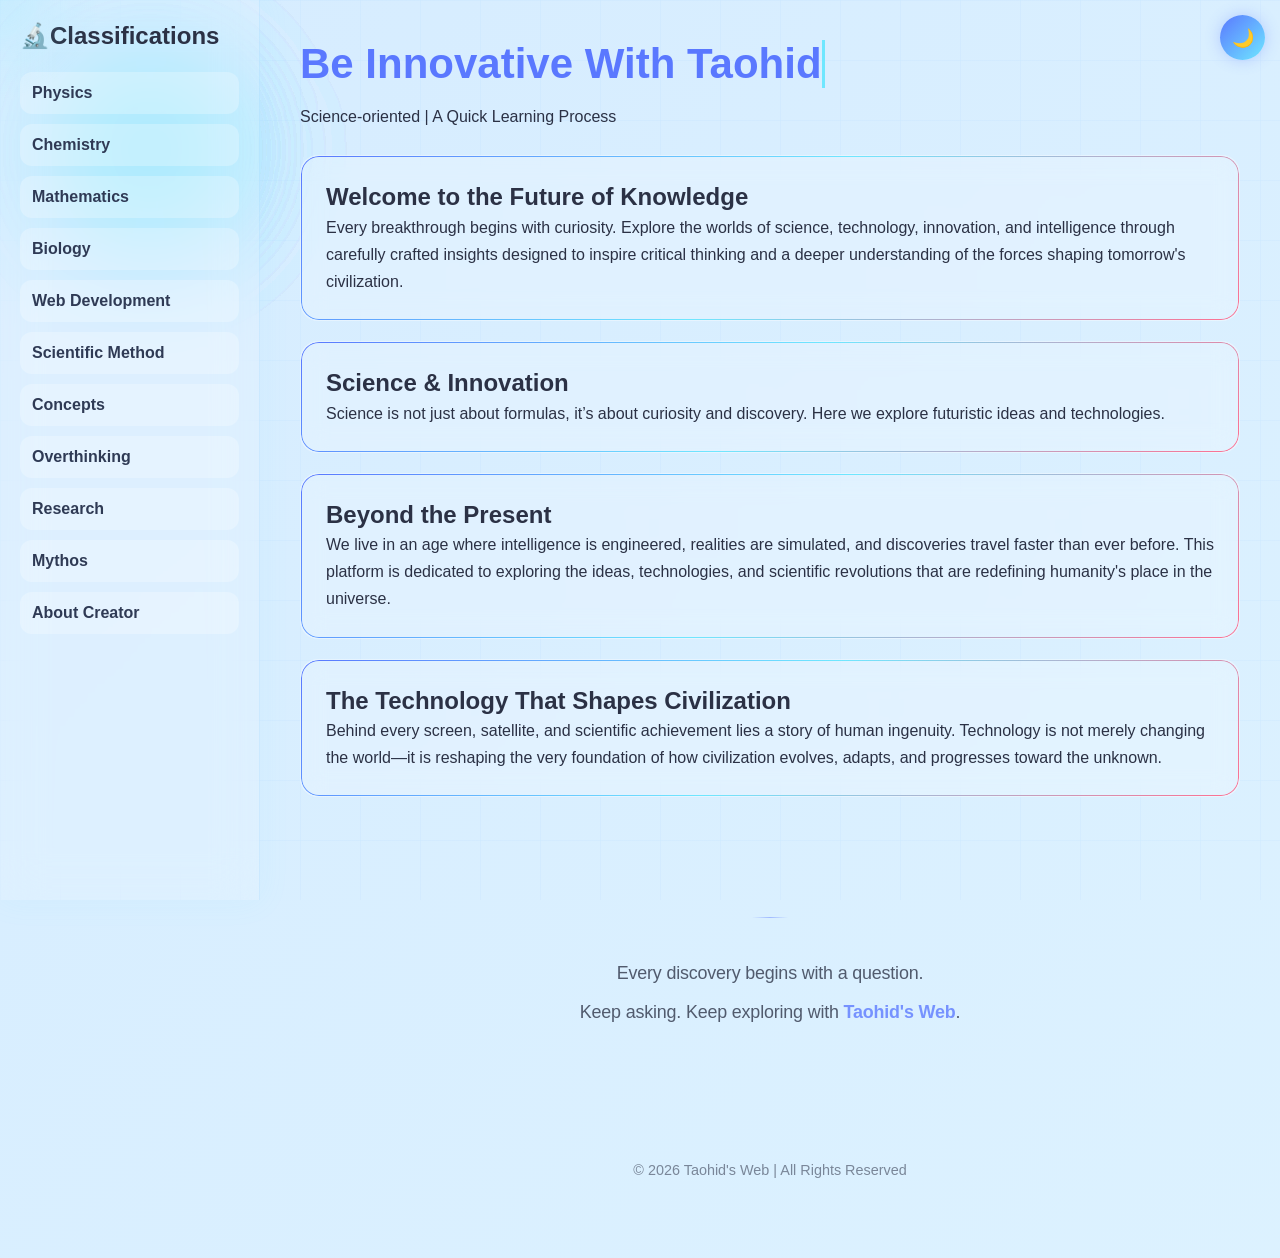
<file: index.html>
<!DOCTYPE html>
<html lang="en">

<head>
  <meta charset="UTF-8" />
  <meta name="viewport" content="width=device-width, initial-scale=1.0" />
<meta name="google-site-verification" content="R3gH9uzy3ZUAF2iHbgZEhpLs5UEg38Q5pX5KIIBC6wY" />
  <title>Taohid's Web</title>

  <link rel="stylesheet" href="style.css">
</head>

<body>

  <!-- LOADER -->
  <div id="loader">
    <h1>Loading...</h1>
  </div>

  <!-- CURSOR GLOW -->
  <div class="cursor-glow"></div>

  <!-- DARK MODE BUTTON -->
  <button class="dark-toggle">🌙</button>

  <button class="menu-toggle" id="menuToggle">☰</button>

  <!-- SCI-FI LIGHTS -->
  <div class="tech-light"></div>
  <div class="tech-light"></div>
  <div class="tech-light"></div>
  <div class="tech-light"></div>
  <div class="tech-light"></div>

  <!-- SIDEBAR -->
  <div class="sidebar" id="sidebar">
  
    <div class="logo"><b><h2>🔬Classifications</h2></b></div>
    
  <button class="menu-close" id="menuClose">✕</button>
    
    <ul class="skills">

      <li>
        <a href="physics.html">Physics</a>
      </li>

      <li>

        <a href="chemistry.html">Chemistry</a>
      </li>

      <li>

        <a href="mathmatics.html">Mathematics</a>
      </li>

      <li>

        <a href="biology.html">Biology</a>
      </li>

      <li>

        <a href="webdev.html">Web Development</a>
      </li>

      <li>

        <a href="scientific-method.html">Scientific Method</a>
      </li>

      <li>

        <a href="concepts.html">Concepts</a>
      </li>

      <li>

        <a href="overthinking.html">Overthinking</a>
      </li>

      <li>

        <a href="research.html">Research</a>
      </li>

      <li>

        <a href="mythos.html">Mythos</a>
      </li>
    
      <li>
       
       <a href="about.html">About Creator</a>
      </li>

    </ul>

  </div>

  <!-- MAIN -->
  <div class="main">

    <h1 class="typing">Be Innovative With Taohid</h1>

    <p class="subtitle">
      Science-oriented | A Quick Learning Process
    </p>

    <div class="card">

      <h2>Welcome to the Future of Knowledge</h2>

      <p>
       Every breakthrough begins with curiosity. Explore the worlds of science,
       technology, innovation, and intelligence through carefully crafted insights
       designed to inspire critical thinking and a deeper understanding of the
       forces shaping tomorrow's civilization.
     </p>

   </div>

    <div class="card">

      <h2>Science & Innovation</h2>

      <p>
        Science is not just about formulas, it’s about curiosity and discovery.
        Here we explore futuristic ideas and technologies.
      </p>

    </div>

   <div class="card">

       <h2>Beyond the Present</h2>

      <p>
        We live in an age where intelligence is engineered, realities are simulated,
        and discoveries travel faster than ever before. This platform is dedicated
        to exploring the ideas, technologies, and scientific revolutions that are
        redefining humanity's place in the universe.
      </p>

    </div>

    <div class="card">

      <h2>The Technology That Shapes Civilization</h2>

<p>
  Behind every screen, satellite, and scientific achievement lies a story of
  human ingenuity. Technology is not merely changing the world—it is reshaping
  the very foundation of how civilization evolves, adapts, and progresses
  toward the unknown.
</p>

    </div>
 <section class="ending-message">
    <p>
        Every discovery begins with a question.
        <br>
        Keep asking. Keep exploring with
        <strong>Taohid's Web</strong>.
    </p>
</section>

<footer class="footer">
    © 2026 Taohid's Web | All Rights Reserved
</footer>
  </div> 
 
  <script src="script.js"></script>

</body>

</html>
</file>
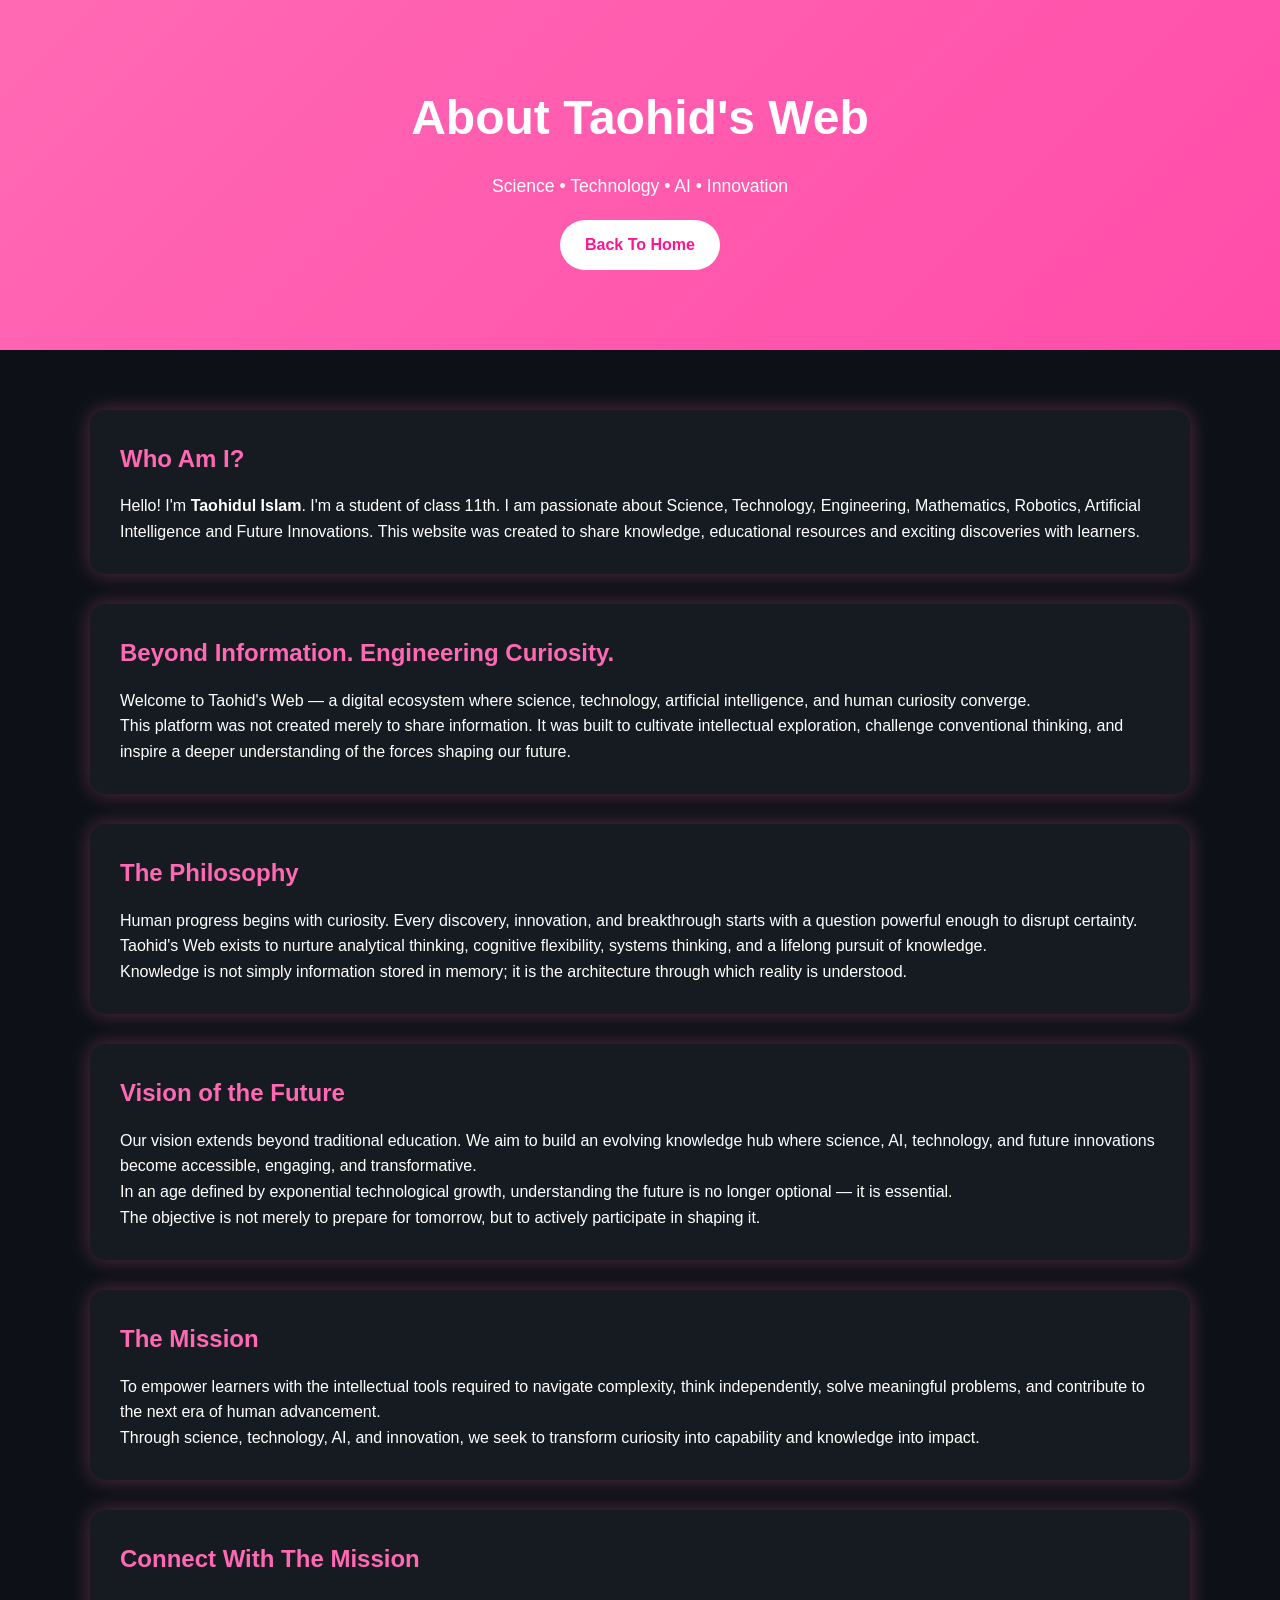
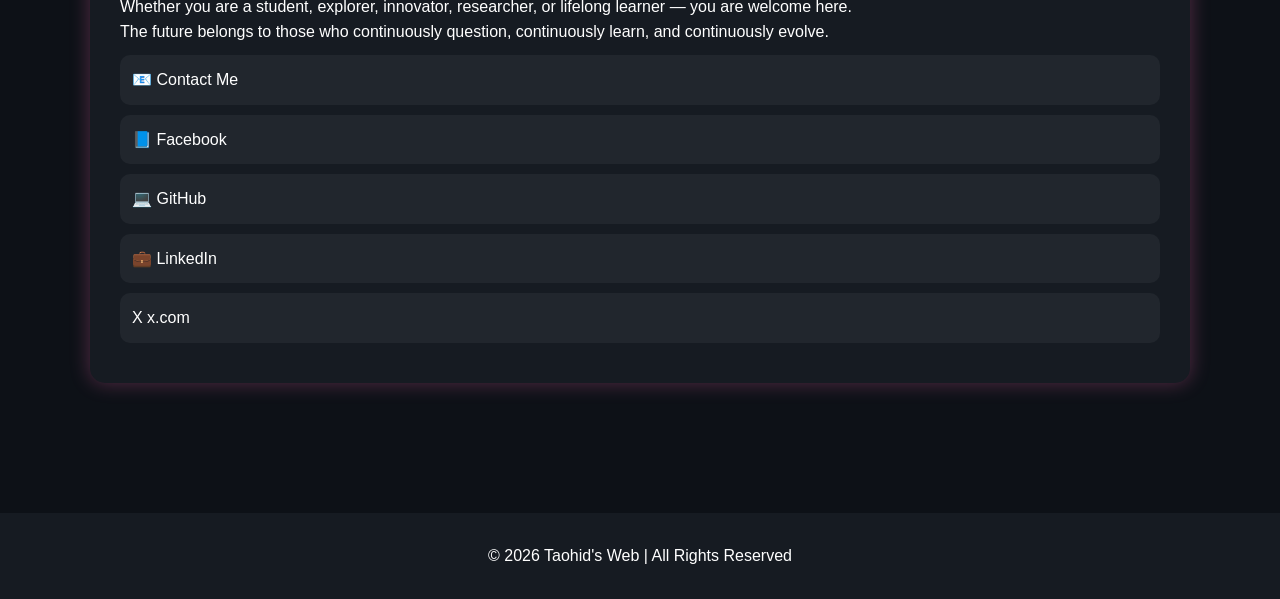
<file: about.html>
<!DOCTYPE html>
<html lang="en">
<head>
<meta charset="UTF-8">
<meta name="viewport" content="width=device-width, initial-scale=1.0">
<title>About | Taohid's Web</title>

<style>
*{
    margin:0;
    padding:0;
    box-sizing:border-box;
    font-family:Arial, sans-serif;
}

body{
    background:#0d1117;
    color:white;
    line-height:1.6;
    animation: fadeInBody 1.5s ease-in-out;
}

@keyframes fadeInBody {
    from {opacity:0;}
    to {opacity:1;}
}

header{
    text-align:center;
    padding:80px 20px;
    background:linear-gradient(135deg, rgb(255,105,180), rgb(255,20,147), rgb(255,182,193));
    background-size:600% 600%;
    animation: rgbShift 12s ease infinite;
}

@keyframes rgbShift {
    0% {background-position:0% 50%;}
    50% {background-position:100% 50%;}
    100% {background-position:0% 50%;}
}

header h1{
    font-size:3rem;
    animation: slideDown 1.5s ease;
}

header p{
    margin-top:15px;
    font-size:1.1rem;
    animation: fadeInUp 2s ease;
}

@keyframes slideDown {
    from {transform:translateY(-50px); opacity:0;}
    to {transform:translateY(0); opacity:1;}
}

@keyframes fadeInUp {
    from {transform:translateY(30px); opacity:0;}
    to {transform:translateY(0); opacity:1;}
}

.container{
    width:90%;
    max-width:1100px;
    margin:auto;
    padding:60px 0;
}

.card{
    background:#161b22;
    padding:30px;
    border-radius:15px;
    margin-bottom:30px;
    box-shadow:0 0 20px rgba(255,105,180,.3);
    transition:transform .4s, box-shadow .4s;
    animation: fadeInCard 1.2s ease;
}

.card:hover{
    transform:translateY(-10px) scale(1.02);
    box-shadow:0 0 30px rgba(255,20,147,.6);
}

@keyframes fadeInCard {
    from {opacity:0; transform:translateY(20px);}
    to {opacity:1; transform:translateY(0);}
}

.card h2{
    color:#ff69b4;
    margin-bottom:15px;
}

.contact-links a{
    display:block;
    text-decoration:none;
    color:white;
    padding:12px;
    margin:10px 0;
    background:#21262d;
    border-radius:10px;
    transition:.4s;
    position:relative;
    overflow:hidden;
}

.contact-links a:hover{
    background:#ff1493;
    transform:translateX(8px);
    box-shadow:0 0 15px rgba(255,20,147,.6);
}

footer{
    text-align:center;
    padding:30px;
    background:#161b22;
    margin-top:40px;
    animation: fadeInFooter 2s ease;
}

@keyframes fadeInFooter {
    from {opacity:0;}
    to {opacity:1;}
}

.home-btn{
    display:inline-block;
    margin-top:20px;
    padding:12px 25px;
    background:white;
    color:#ff1493;
    text-decoration:none;
    border-radius:30px;
    font-weight:bold;
    transition:.4s;
}

.home-btn:hover{
    background:#ff69b4;
    color:white;
    transform:scale(1.1);
    box-shadow:0 0 20px rgba(255,20,147,.6);
}
</style>

</head>
<body>

<header>
    <h1>About Taohid's Web</h1>
    <p>Science • Technology • AI • Innovation</p>

    <a href="index.html" class="home-btn">
        Back To Home
    </a>
</header>

<div class="container">

    <div class="card">
        <h2>Who Am I?</h2>
        <p>
        Hello! I'm <strong>Taohidul Islam</strong>. I'm a student of class 11th.
        I am passionate about Science, Technology, Engineering, Mathematics, Robotics,
        Artificial Intelligence and Future Innovations.
        This website was created to share knowledge,
        educational resources and exciting discoveries with learners.
        </p>
    </div>

    <div class="card">
        <h2>Beyond Information. Engineering Curiosity.</h2>
        <p>
        Welcome to Taohid's Web — a digital ecosystem where science,
        technology, artificial intelligence, and human curiosity converge.
        </p>
        <p>
        This platform was not created merely to share information.
        It was built to cultivate intellectual exploration,
        challenge conventional thinking, and inspire a deeper
        understanding of the forces shaping our future.
        </p>
    </div>

    <div class="card">
        <h2>The Philosophy</h2>
        <p>
        Human progress begins with curiosity. Every discovery,
        innovation, and breakthrough starts with a question
        powerful enough to disrupt certainty.
        </p>
        <p>
        Taohid's Web exists to nurture analytical thinking,
        cognitive flexibility, systems thinking, and a lifelong
        pursuit of knowledge.
        </p>
        <p>
        Knowledge is not simply information stored in memory;
        it is the architecture through which reality is understood.
        </p>
    </div>

    <div class="card">
        <h2>Vision of the Future</h2>
        <p>
        Our vision extends beyond traditional education.
        We aim to build an evolving knowledge hub where
        science, AI, technology, and future innovations
        become accessible, engaging, and transformative.
        </p>
        <p>
        In an age defined by exponential technological growth,
        understanding the future is no longer optional —
        it is essential.
        </p>
        <p>
        The objective is not merely to prepare for tomorrow,
        but to actively participate in shaping it.
        </p>
    </div>

    <div class="card">
        <h2>The Mission</h2>
        <p>
        To empower learners with the intellectual tools
        required to navigate complexity, think independently,
        solve meaningful problems, and contribute to the next
        era of human advancement.
        </p>
        <p>
        Through science, technology, AI, and innovation,
        we seek to transform curiosity into capability
        and knowledge into impact.
        </p>
    </div>

    <div class="card">
        <h2>Connect With The Mission</h2>
        <p>
        Whether you are a student, explorer, innovator,
        researcher, or lifelong learner — you are welcome here.
        </p>
        <p>
        The future belongs to those who continuously question,
        continuously learn, and continuously evolve.
        </p>

        <div class="contact-links">
            <a href="mailto:taohihul293@gmail.com">📧 Contact Me</a>
            <a href="https://www.facebook.com/taohidul.islam.67752">📘 Facebook</a>
            <a href="https://github.com/taohidul293-hash" target="_blank">💻 GitHub</a>
            <a href="https://www.linkedin.com/in/taohidul-islam-060a86402" target="_blank">💼 LinkedIn</a>
            <a href="https://x.com/Taohidul293" target="_blank">X x.com</a>

        </div>
    </div>
 
</div>

<footer>
    © 2026 Taohid's Web | All Rights Reserved
</footer>

</body>
</html>
</file>
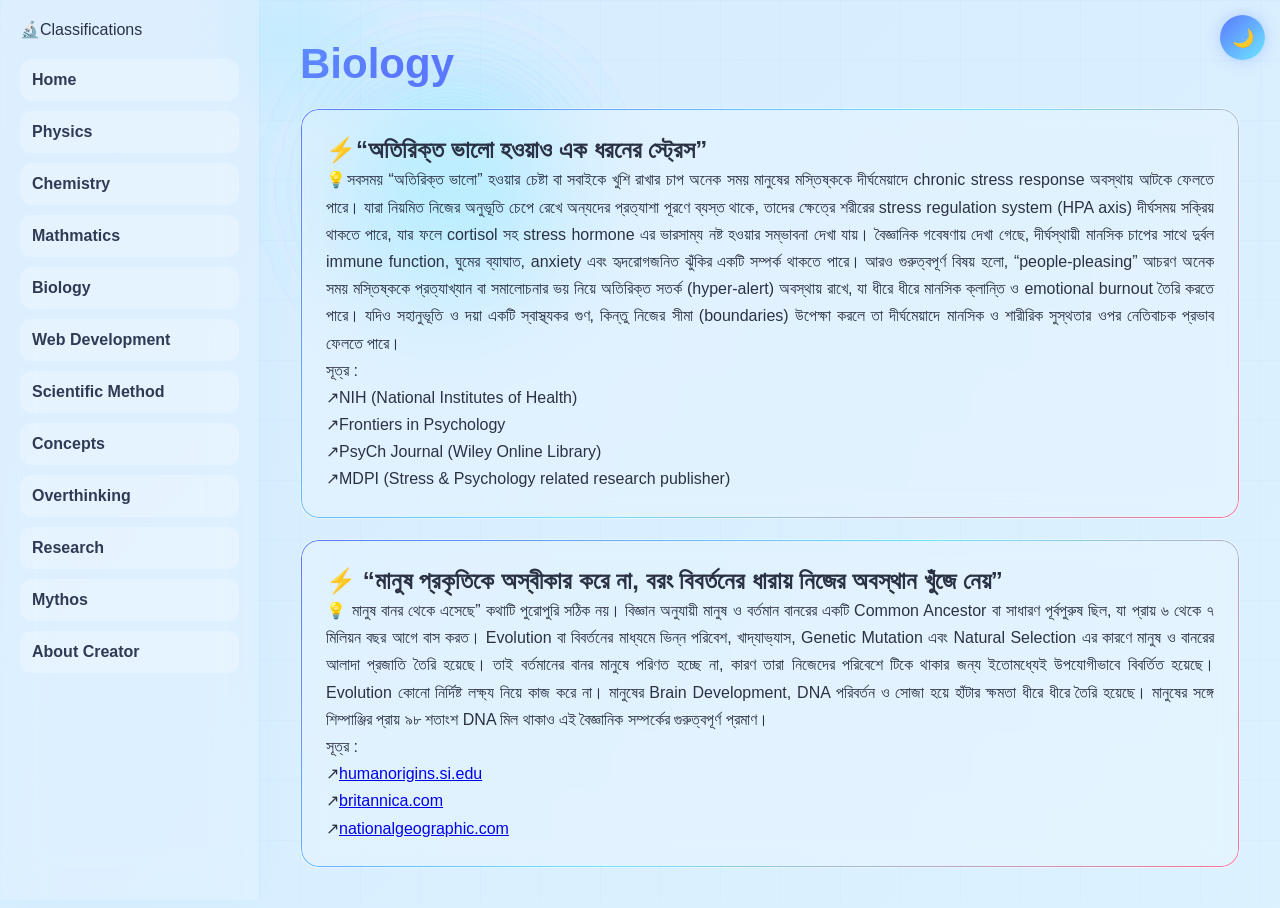
<file: biology.html>
<!DOCTYPE html>
<html lang="en">
<head>
  <meta charset="UTF-8">
  <title>Biology</title>
  <link rel="stylesheet" href="style.css">
  <script src="script.js"></script>
</head>
<body>
  <div class="sidebar">
    <div class="logo">🔬Classifications</div>
    <ul class="skills">
      <li><a href="index.html">Home</a></li>
      <li><a href="physics.html">Physics</a></li>
      <li><a href="chemistry.html">Chemistry</a></li>
      <li><a href="mathmatics.html">Mathmatics</a></li>
      <li><a href="biology.html">Biology</a></li>
      <li><a href="webdev.html">Web Development</a></li>
      <li><a href="scientific-method.html">Scientific Method</a></li>
      <li><a href="concepts.html">Concepts</a></li>
      <li><a href="overthinking.html">Overthinking</a></li>
      <li><a href="research.html">Research</a></li>
      <li><a href="mythos.html"> Mythos</a></li>
      <li><a href="about.html">About Creator</a></li>

    </ul>
  </div>
<div class="container">

  <!-- LOADER -->
  <div id="loader">
    <h1>Loading...</h1>
  </div>

  <!-- CURSOR GLOW -->
  <div class="cursor-glow"></div>

  <!-- DARK MODE BUTTON -->
  <button class="dark-toggle">🌙</button>

  <!-- SCI-FI LIGHTS -->
  <div class="tech-light"></div>
  <div class="tech-light"></div>
<div class="tech-light"></div>
<div class="tech-light"></div>
     
    <h1> Biology</h1>
    <div class="card">
      <h2> ⚡“অতিরিক্ত ভালো হওয়াও এক ধরনের স্ট্রেস” </h2>
<p align="justify"> 💡সবসময় “অতিরিক্ত ভালো” হওয়ার চেষ্টা বা সবাইকে খুশি রাখার চাপ অনেক সময় মানুষের মস্তিষ্ককে দীর্ঘমেয়াদে chronic stress response অবস্থায় আটকে ফেলতে পারে। যারা নিয়মিত নিজের অনুভূতি চেপে রেখে অন্যদের প্রত্যাশা পূরণে ব্যস্ত থাকে, তাদের ক্ষেত্রে শরীরের stress regulation system (HPA axis) দীর্ঘসময় সক্রিয় থাকতে পারে, যার ফলে cortisol সহ stress hormone এর ভারসাম্য নষ্ট হওয়ার সম্ভাবনা দেখা যায়। বৈজ্ঞানিক গবেষণায় দেখা গেছে, দীর্ঘস্থায়ী মানসিক চাপের সাথে দুর্বল immune function, ঘুমের ব্যাঘাত, anxiety এবং হৃদরোগজনিত ঝুঁকির একটি সম্পর্ক থাকতে পারে। আরও গুরুত্বপূর্ণ বিষয় হলো, “people-pleasing” আচরণ অনেক সময় মস্তিষ্ককে প্রত্যাখ্যান বা সমালোচনার ভয় নিয়ে অতিরিক্ত সতর্ক (hyper-alert) অবস্থায় রাখে, যা ধীরে ধীরে মানসিক ক্লান্তি ও emotional burnout তৈরি করতে পারে। যদিও সহানুভূতি ও দয়া একটি স্বাস্থ্যকর গুণ, কিন্তু নিজের সীমা (boundaries) উপেক্ষা করলে তা দীর্ঘমেয়াদে মানসিক ও শারীরিক সুস্থতার ওপর নেতিবাচক প্রভাব ফেলতে পারে।<br>

সূত্র :<br>
↗NIH (National Institutes of Health)<br>
↗Frontiers in Psychology<br>
↗PsyCh Journal (Wiley Online Library)<br>
↗MDPI (Stress & Psychology related research publisher)<br>
 </p>
    </div>
  
<div class="card">
      <h2>⚡ “মানুষ প্রকৃতিকে অস্বীকার করে না, বরং বিবর্তনের ধারায় নিজের অবস্থান খুঁজে নেয়”</h2>
      <p align="justify">💡 মানুষ বানর থেকে এসেছে” কথাটি পুরোপুরি সঠিক নয়। বিজ্ঞান অনুযায়ী মানুষ ও বর্তমান বানরের একটি Common Ancestor বা সাধারণ পূর্বপুরুষ ছিল, যা প্রায় ৬ থেকে ৭ মিলিয়ন বছর আগে বাস করত। Evolution বা বিবর্তনের মাধ্যমে ভিন্ন পরিবেশ, খাদ্যাভ্যাস, Genetic Mutation এবং Natural Selection এর কারণে মানুষ ও বানরের আলাদা প্রজাতি তৈরি হয়েছে। তাই বর্তমানের বানর মানুষে পরিণত হচ্ছে না, কারণ তারা নিজেদের পরিবেশে টিকে থাকার জন্য ইতোমধ্যেই উপযোগীভাবে বিবর্তিত হয়েছে। Evolution কোনো নির্দিষ্ট লক্ষ্য নিয়ে কাজ করে না। মানুষের Brain Development, DNA পরিবর্তন ও সোজা হয়ে হাঁটার ক্ষমতা ধীরে ধীরে তৈরি হয়েছে। মানুষের সঙ্গে শিম্পাঞ্জির প্রায় ৯৮ শতাংশ DNA মিল থাকাও এই বৈজ্ঞানিক সম্পর্কের গুরুত্বপূর্ণ প্রমাণ।<br>
সূত্র :<br>

↗<a href="https://humanorigins.si.edu/education/introduction-human-evolution">humanorigins.si.edu</a><br>
↗<a href="https://www.britannica.com/science/human-evolution">britannica.com</a><br>
↗<a href="https://www.nationalgeographic.com/science/article/human-evolution">nationalgeographic.com</a><br>
</p>
    </div>
</file>
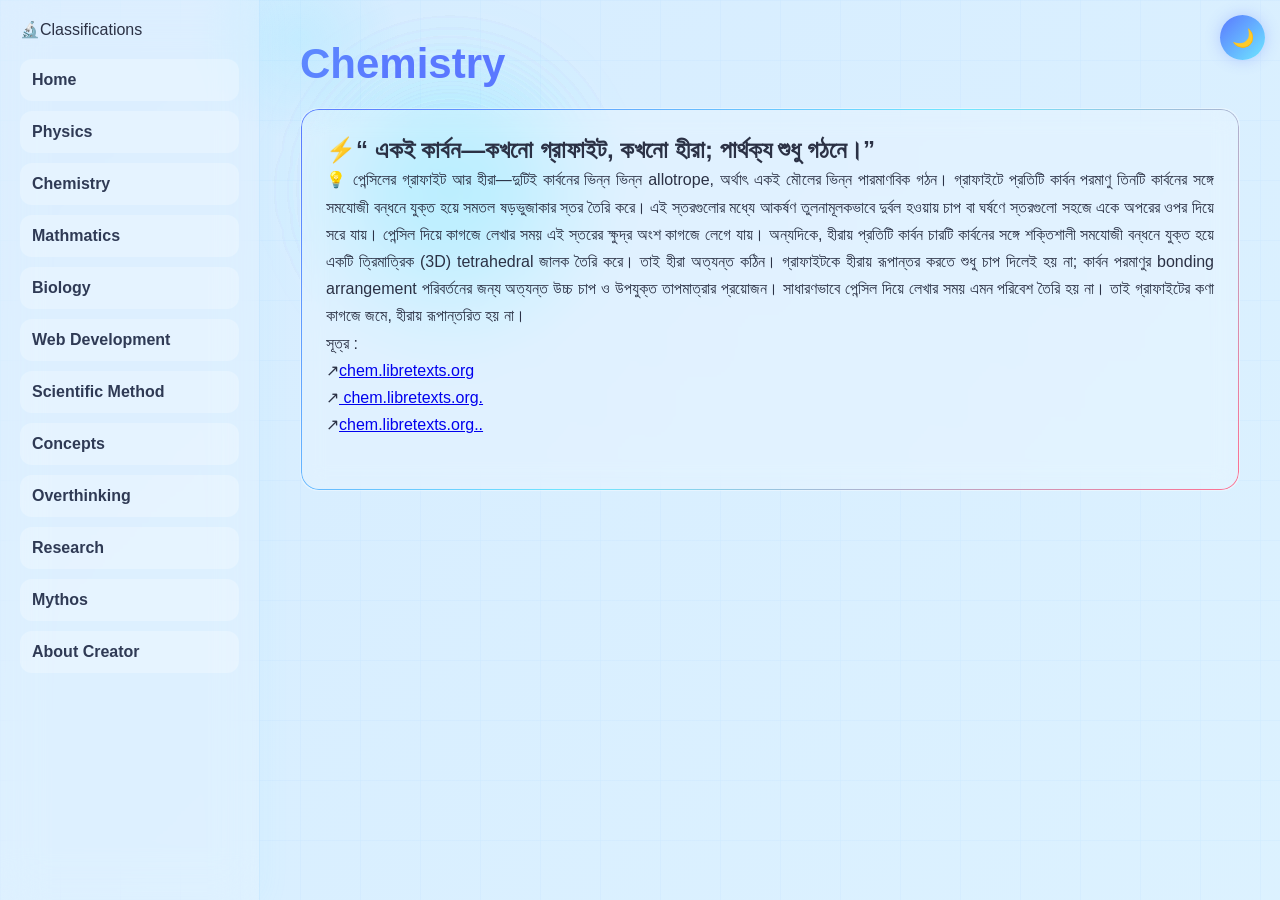
<file: chemistry.html>
<!DOCTYPE html>
<html lang="en">
<head>
  <meta charset="UTF-8">
  <title>Chemistry</title>
  <link rel="stylesheet" href="style.css">
  <script src="script.js"></script>
</head>
<body>
  <div class="sidebar">
    <div class="logo">🔬Classifications</div>
    <ul class="skills">
      <li><a href="index.html">Home</a></li>
      <li><a href="physics.html">Physics</a></li>
      <li><a href="chemistry.html">Chemistry</a></li>
      <li><a href="mathmatics.html">Mathmatics</a></li>
      <li><a href="biology.html">Biology</a></li>
      <li><a href="webdev.html">Web Development</a></li>
      <li><a href="scientific-method.html">Scientific Method</a></li>
      <li><a href="concepts.html">Concepts</a></li>
      <li><a href="overthinking.html">Overthinking</a></li>
      <li><a href="research.html">Research</a></li>
      <li><a href="mythos.html"> Mythos</a></li>
      <li><a href="about.html">About Creator</a></li>

    </ul>
  </div>
<div class="container">

  <!-- LOADER -->
  <div id="loader">
    <h1>Loading...</h1>
  </div>

  <!-- CURSOR GLOW -->
  <div class="cursor-glow"></div>

  <!-- DARK MODE BUTTON -->
  <button class="dark-toggle">🌙</button>

  <!-- SCI-FI LIGHTS -->
  <div class="tech-light"></div>
  <div class="tech-light"></div>
<div class="tech-light"></div>
<div class="tech-light"></div>
     
    <h1>Chemistry</h1>
    <div class="card">
      <h2> ⚡“ একই কার্বন—কখনো গ্রাফাইট, কখনো হীরা; পার্থক্য শুধু গঠনে।” </h2>
<p align="justify"> 💡 পেন্সিলের গ্রাফাইট আর হীরা—দুটিই কার্বনের ভিন্ন ভিন্ন allotrope, অর্থাৎ একই মৌলের ভিন্ন পারমাণবিক গঠন। গ্রাফাইটে প্রতিটি কার্বন পরমাণু তিনটি কার্বনের সঙ্গে সমযোজী বন্ধনে যুক্ত হয়ে সমতল ষড়ভুজাকার স্তর তৈরি করে। এই স্তরগুলোর মধ্যে আকর্ষণ তুলনামূলকভাবে দুর্বল হওয়ায় চাপ বা ঘর্ষণে স্তরগুলো সহজে একে অপরের ওপর দিয়ে সরে যায়। পেন্সিল দিয়ে কাগজে লেখার সময় এই স্তরের ক্ষুদ্র অংশ কাগজে লেগে যায়। অন্যদিকে, হীরায় প্রতিটি কার্বন চারটি কার্বনের সঙ্গে শক্তিশালী সমযোজী বন্ধনে যুক্ত হয়ে একটি ত্রিমাত্রিক (3D) tetrahedral জালক তৈরি করে। তাই হীরা অত্যন্ত কঠিন। গ্রাফাইটকে হীরায় রূপান্তর করতে শুধু চাপ দিলেই হয় না; কার্বন পরমাণুর bonding arrangement পরিবর্তনের জন্য অত্যন্ত উচ্চ চাপ ও উপযুক্ত তাপমাত্রার প্রয়োজন। সাধারণভাবে পেন্সিল দিয়ে লেখার সময় এমন পরিবেশ তৈরি হয় না। তাই গ্রাফাইটের কণা কাগজে জমে, হীরায় রূপান্তরিত হয় না।
<br>

সূত্র :<br>
 ↗<a href=" https://chem.libretexts.org/Courses/Duke_University/CHEM_210D%3A_Modern_Applications_of_Chemistry/3%3A_Textbook-_Modern_Applications_of_Chemistry/01%3A_Primer/1.04%3A_Properties_of_Organic_Compounds/1.4.08%3A_Diamond_and_Graphite?utm
">chem.libretexts.org </a>  <br>

↗<a href=" https://chem.libretexts.org/Courses/Duke_University/CHEM_110_Honors_Writing_Projects/Duke_CHEM_110_Fall_2022%3A_Cox_and_Shorb/From_Ashes_to_Diamonds%3A_Carbon_Allotropy?utm
"> chem.libretexts.org.</a><br>

↗<a href=" https://chem.libretexts.org/Courses/Mountain_View_College/MVC_Chem_1412%3A_GENERAL_CHEMISTRY_II/Chapters/22._Chemistry_of_the_Nonmetals/22.09%3A_Carbon?utm">chem.libretexts.org.. </a><br>
<br>
 </p>
    </div>
</file>
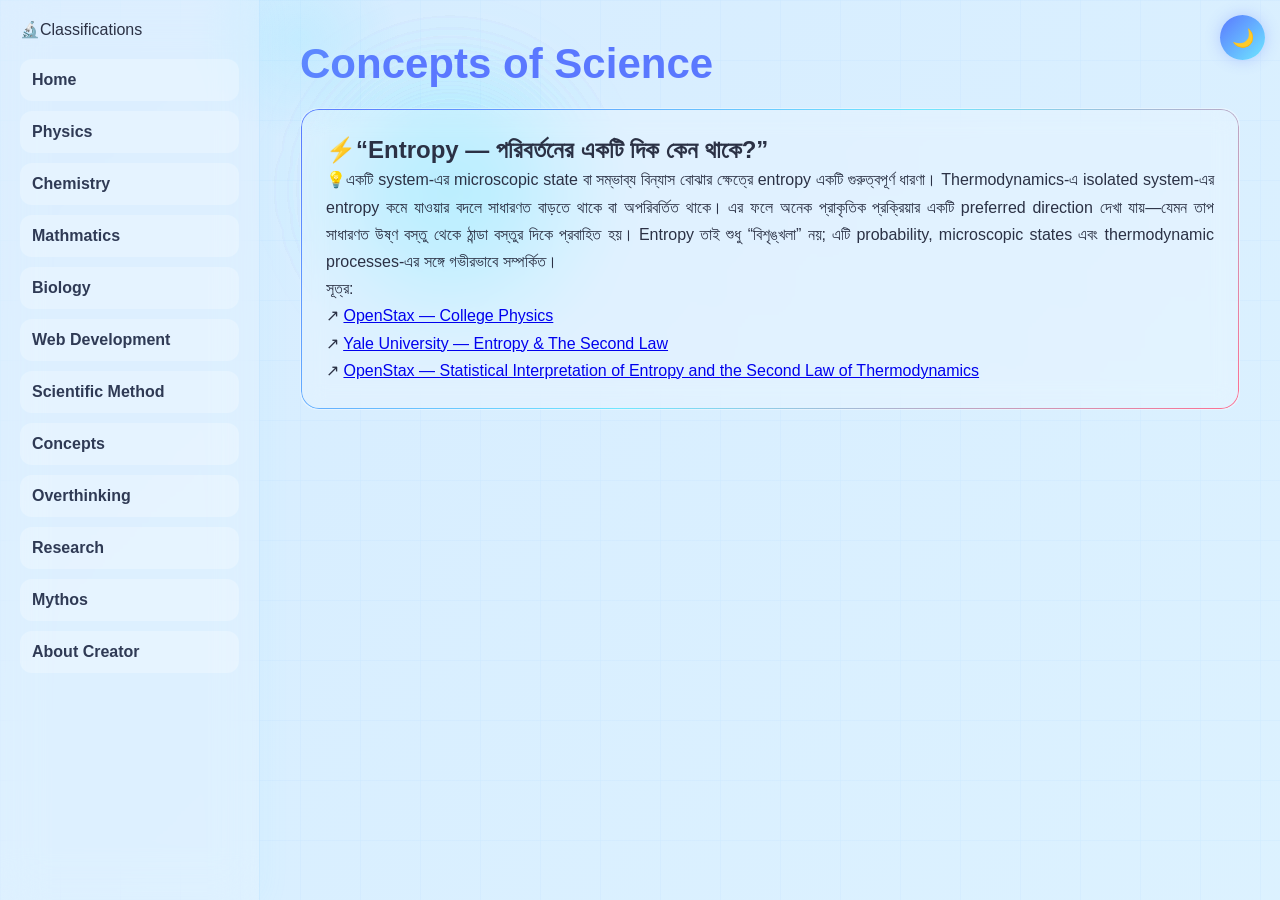
<file: concepts.html>
<!DOCTYPE html>
<html lang="en">
<head>
  <meta charset="UTF-8">
  <title>Concepts</title>
  <link rel="stylesheet" href="style.css">
  <script src="script.js"></script>
</head>
<body>
  <div class="sidebar">
    <div class="logo">🔬Classifications</div>
    <ul class="skills">
      <li><a href="index.html">Home</a></li>
      <li><a href="physics.html">Physics</a></li>
      <li><a href="chemistry.html">Chemistry</a></li>
      <li><a href="mathmatics.html">Mathmatics</a></li>
      <li><a href="biology.html">Biology</a></li>
      <li><a href="webdev.html">Web Development</a></li>
      <li><a href="scientific-method.html">Scientific Method</a></li>
      <li><a href="concepts.html">Concepts</a></li>
      <li><a href="overthinking.html">Overthinking</a></li>
      <li><a href="research.html">Research</a></li>
      <li><a href="mythos.html"> Mythos</a></li>
      <li><a href="about.html">About Creator</a></li>

    </ul>
  </div>
<div class="container">

  <!-- LOADER -->
  <div id="loader">
    <h1>Loading...</h1>
  </div>

  <!-- CURSOR GLOW -->
  <div class="cursor-glow"></div>

  <!-- DARK MODE BUTTON -->
  <button class="dark-toggle">🌙</button>

  <!-- SCI-FI LIGHTS -->
  <div class="tech-light"></div>
  <div class="tech-light"></div>
<div class="tech-light"></div>
<div class="tech-light"></div>
     
    <h1>Concepts of Science</h1>
    <div class="card">
      <h2> ⚡“Entropy — পরিবর্তনের একটি দিক কেন থাকে?” </h2>
<p align="justify"> 💡একটি system-এর microscopic state বা সম্ভাব্য বিন্যাস বোঝার ক্ষেত্রে entropy একটি গুরুত্বপূর্ণ ধারণা। Thermodynamics-এ isolated system-এর entropy কমে যাওয়ার বদলে সাধারণত বাড়তে থাকে বা অপরিবর্তিত থাকে। এর ফলে অনেক প্রাকৃতিক প্রক্রিয়ার একটি preferred direction দেখা যায়—যেমন তাপ সাধারণত উষ্ণ বস্তু থেকে ঠান্ডা বস্তুর দিকে প্রবাহিত হয়। Entropy তাই শুধু “বিশৃঙ্খলা” নয়; এটি probability, microscopic states এবং thermodynamic processes-এর সঙ্গে গভীরভাবে সম্পর্কিত।<br>

  সূত্র:  <br>
↗ <a href="https://openstax.org/books/college-physics/pages/15-7-statistical-interpretation-of-entropy-and-the-second-law-of-thermodynamics-the-underlying-explanation">OpenStax — College Physics</a><br>
↗ <a href="https://oyc.yale.edu/physics/phys-200/lecture-24">Yale University — Entropy & The Second Law</a><br> 
↗ <a href="https://openstax.org/books/college-physics/pages/15-7-statistical-interpretation-of-entropy-and-the-second-law-of-thermodynamics-the-underlying-explanation">OpenStax — Statistical Interpretation of Entropy and the Second Law of Thermodynamics</a><br>

   </p>
 </div>
</file>
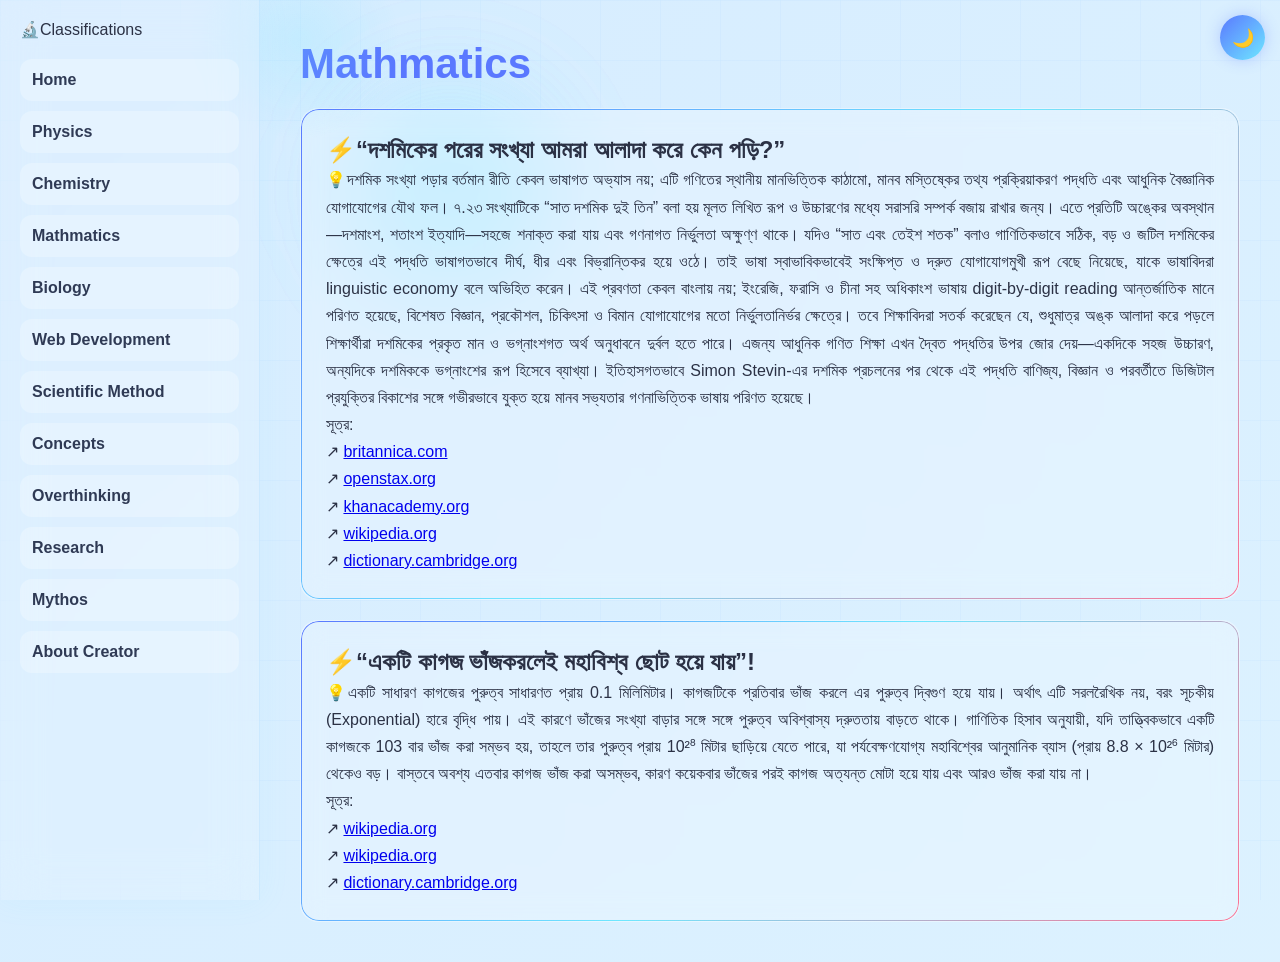
<file: mathmatics.html>
<!DOCTYPE html>
<html lang="en">
<head>
  <meta charset="UTF-8">
  <title> Mathmatics</title>
  <link rel="stylesheet" href="style.css">
<script src="script.js"></script>

</head>
<body>
  <div class="sidebar">
    <div class="logo">🔬Classifications</div>
    <ul class="skills">
      <li><a href="index.html">Home</a></li>
      <li><a href="physics.html">Physics</a></li>
      <li><a href="chemistry.html">Chemistry</a></li>
      <li><a href="mathmatics.html">Mathmatics</a></li>
      <li><a href="biology.html">Biology</a></li>
      <li><a href="webdev.html">Web Development</a></li>
      <li><a href="scientific-method.html">Scientific Method</a></li>
      <li><a href="concepts.html">Concepts</a></li>
      <li><a href="overthinking.html">Overthinking</a></li>
      <li><a href="research.html">Research</a></li>
      <li><a href="mythos.html">Mythos</a></li>
      <li><a href="about.html">About Creator</a></li>

    </ul>
  </div>

  <div class="container">
 
  <!-- LOADER -->
  <div id="loader">
    <h1>Loading...</h1>
  </div>

  <!-- CURSOR GLOW -->
  <div class="cursor-glow"></div>

  <!-- DARK MODE BUTTON -->
  <button class="dark-toggle">🌙</button>

  <!-- SCI-FI LIGHTS -->
  <div class="tech-light"></div>
  <div class="tech-light"></div>
     
    <h1>  Mathmatics</h1>
    <div class="card">
      <h2> ⚡“দশমিকের পরের সংখ্যা আমরা আলাদা করে কেন পড়ি?”</h2>
      <p align="justify">💡দশমিক সংখ্যা পড়ার বর্তমান রীতি কেবল ভাষাগত অভ্যাস নয়; এটি গণিতের স্থানীয় মানভিত্তিক কাঠামো, মানব মস্তিষ্কের তথ্য প্রক্রিয়াকরণ পদ্ধতি এবং আধুনিক বৈজ্ঞানিক যোগাযোগের যৌথ ফল। ৭.২৩ সংখ্যাটিকে “সাত দশমিক দুই তিন” বলা হয় মূলত লিখিত রূপ ও উচ্চারণের মধ্যে সরাসরি সম্পর্ক বজায় রাখার জন্য। এতে প্রতিটি অঙ্কের অবস্থান—দশমাংশ, শতাংশ ইত্যাদি—সহজে শনাক্ত করা যায় এবং গণনাগত নির্ভুলতা অক্ষুণ্ণ থাকে। যদিও “সাত এবং তেইশ শতক” বলাও গাণিতিকভাবে সঠিক, বড় ও জটিল দশমিকের ক্ষেত্রে এই পদ্ধতি ভাষাগতভাবে দীর্ঘ, ধীর এবং বিভ্রান্তিকর হয়ে ওঠে। তাই ভাষা স্বাভাবিকভাবেই সংক্ষিপ্ত ও দ্রুত যোগাযোগমুখী রূপ বেছে নিয়েছে, যাকে ভাষাবিদরা linguistic economy বলে অভিহিত করেন। এই প্রবণতা কেবল বাংলায় নয়; ইংরেজি, ফরাসি ও চীনা সহ অধিকাংশ ভাষায় digit-by-digit reading আন্তর্জাতিক মানে পরিণত হয়েছে, বিশেষত বিজ্ঞান, প্রকৌশল, চিকিৎসা ও বিমান যোগাযোগের মতো নির্ভুলতানির্ভর ক্ষেত্রে। তবে শিক্ষাবিদরা সতর্ক করেছেন যে, শুধুমাত্র অঙ্ক আলাদা করে পড়লে শিক্ষার্থীরা দশমিকের প্রকৃত মান ও ভগ্নাংশগত অর্থ অনুধাবনে দুর্বল হতে পারে। এজন্য আধুনিক গণিত শিক্ষা এখন দ্বৈত পদ্ধতির উপর জোর দেয়—একদিকে সহজ উচ্চারণ, অন্যদিকে দশমিককে ভগ্নাংশের রূপ হিসেবে ব্যাখ্যা। ইতিহাসগতভাবে Simon Stevin-এর দশমিক প্রচলনের পর থেকে এই পদ্ধতি বাণিজ্য, বিজ্ঞান ও পরবর্তীতে ডিজিটাল প্রযুক্তির বিকাশের সঙ্গে গভীরভাবে যুক্ত হয়ে মানব সভ্যতার গণনাভিত্তিক ভাষায় পরিণত হয়েছে।<br>

সূত্র:<br>
↗ <a href="https://www.britannica.com/science/decimal-fraction?utm_source=chatgpt.com">britannica.com</a><br>
↗ <a href="https://openstax.org/details/books/elementary-algebra-2e?utm_source=chatgpt.com">openstax.org</a><br>
↗ <a href="https://www.khanacademy.org/math/arithmetic-home/arith-review-decimals?utm_source=chatgpt.com">khanacademy.org</a><br>
↗ <a href="https://en.wikipedia.org/wiki/Decimal?utm_source=chatgpt.com">wikipedia.org</a><br>
↗ <a href="https://dictionary.cambridge.org/dictionary/english/economy-of-language?utm_source=chatgpt.com">dictionary.cambridge.org</a><br>

   </p>
 </div>

    <div class="card">
      <h2>⚡“একটি কাগজ ভাঁজকরলেই মহাবিশ্ব ছোট হয়ে যায়”!</h2>
      <p align="justify">💡একটি সাধারণ কাগজের পুরুত্ব সাধারণত প্রায় 0.1 মিলিমিটার। কাগজটিকে প্রতিবার ভাঁজ করলে এর পুরুত্ব দ্বিগুণ হয়ে যায়। অর্থাৎ এটি সরলরৈখিক নয়, বরং সূচকীয় (Exponential) হারে বৃদ্ধি পায়। এই কারণে ভাঁজের সংখ্যা বাড়ার সঙ্গে সঙ্গে পুরুত্ব অবিশ্বাস্য দ্রুততায় বাড়তে থাকে। গাণিতিক হিসাব অনুযায়ী, যদি তাত্ত্বিকভাবে একটি কাগজকে 103 বার ভাঁজ করা সম্ভব হয়, তাহলে তার পুরুত্ব প্রায় 10²⁸ মিটার ছাড়িয়ে যেতে পারে, যা পর্যবেক্ষণযোগ্য মহাবিশ্বের আনুমানিক ব্যাস (প্রায় 8.8 × 10²⁶ মিটার) থেকেও বড়। বাস্তবে অবশ্য এতবার কাগজ ভাঁজ করা অসম্ভব, কারণ কয়েকবার ভাঁজের পরই কাগজ অত্যন্ত মোটা হয়ে যায় এবং আরও ভাঁজ করা যায় না। <br> 
সূত্র:  <br>
↗ <a href="https://en.wikipedia.org/wiki/Exponential_growth">wikipedia.org</a>  <br>
↗ <a href="https://en.wikipedia.org/wiki/Britney_Gallivan">wikipedia.org</a>  <br>
↗ <a href="https://dictionary.cambridge.org/dictionary/english/economy-of-language?utm_source=chatgpt.com">dictionary.cambridge.org</a><br>

   </p>
 </div>
</file>
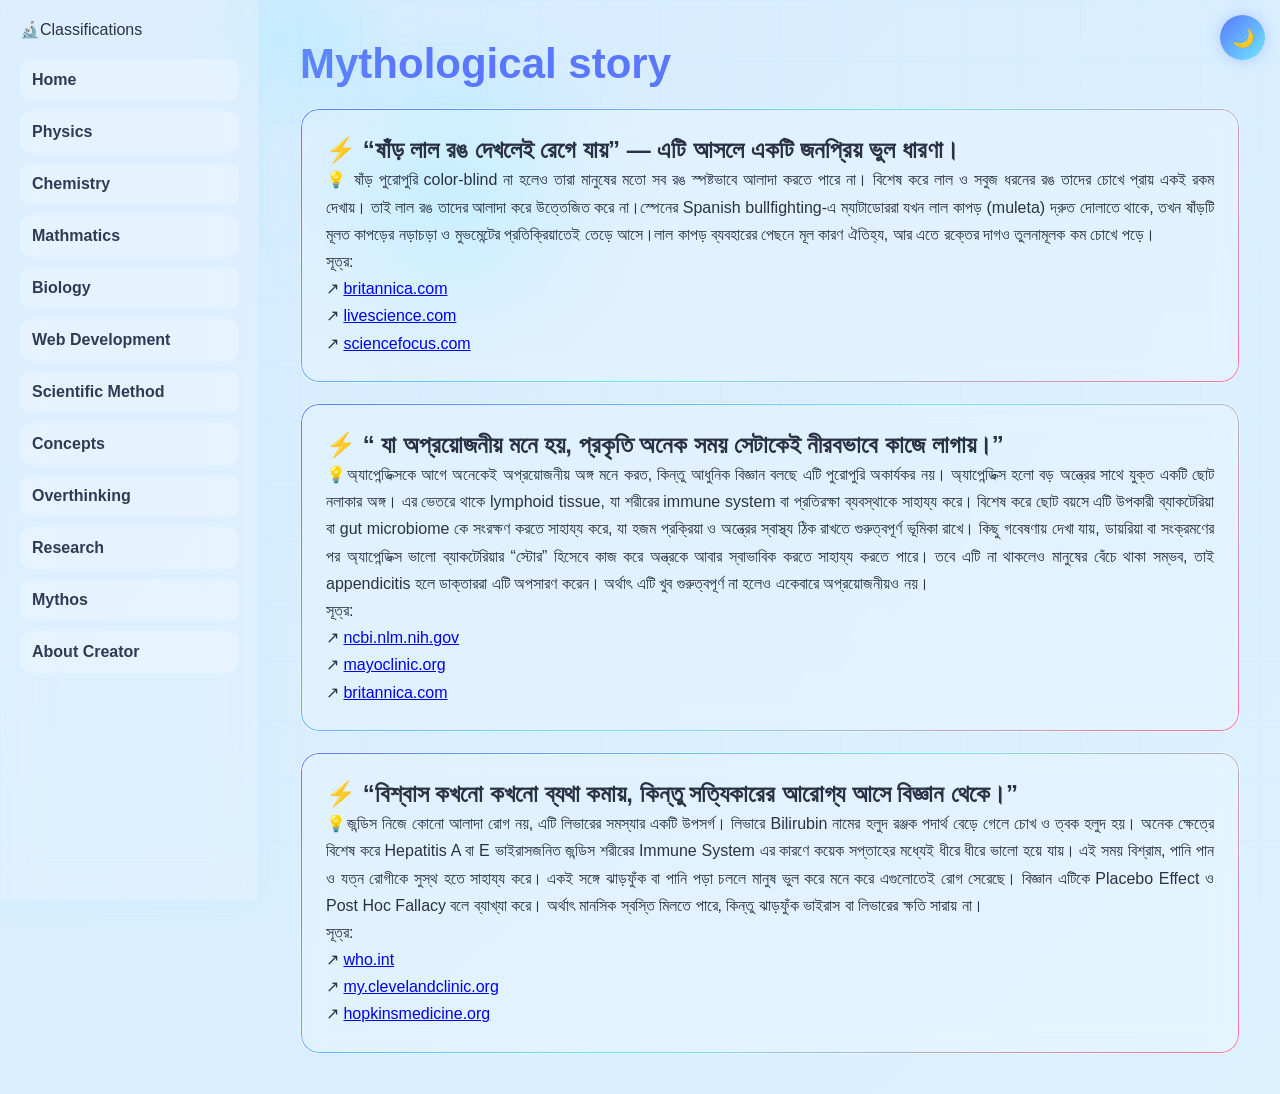
<file: mythos.html>
<!DOCTYPE html>
<html lang="en">
<head>
  <meta charset="UTF-8">
  <title> Mythological story </title>
  <link rel="stylesheet" href="style.css">
<script src="script.js"></script>

</head>
<body>
  <div class="sidebar">
    <div class="logo">🔬Classifications</div>
    <ul class="skills">
      <li><a href="index.html">Home</a></li>
      <li><a href="physics.html">Physics</a></li>
      <li><a href="chemistry.html">Chemistry</a></li>
      <li><a href="mathmatics.html">Mathmatics</a></li>
      <li><a href="biology.html">Biology</a></li>
      <li><a href="webdev.html">Web Development</a></li>
      <li><a href="scientific-method.html">Scientific Method</a></li>
      <li><a href="concepts.html">Concepts</a></li>
      <li><a href="overthinking.html">Overthinking</a></li>
      <li><a href="research.html">Research</a></li>
      <li><a href="mythos.html"> Mythos</a></li>
      <li><a href="about.html">About Creator</a></li>

    </ul>
  </div>

   
     <div class="container">
  <!-- LOADER -->
  <div id="loader">
    <h1>Loading...</h1>
  </div>

  <!-- CURSOR GLOW -->
  <div class="cursor-glow"></div>

  <!-- DARK MODE BUTTON -->
  <button class="dark-toggle">🌙</button>

  <!-- SCI-FI LIGHTS -->
  <div class="tech-light"></div>
  <div class="tech-light"></div>
    <h1>   Mythological story</h1>
    <div class="card">
      <h2> ⚡ “ষাঁড় লাল রঙ দেখলেই রেগে যায়” — এটি আসলে একটি জনপ্রিয় ভুল ধারণা।</h2>
      <p align="justify">💡 ষাঁড় পুরোপুরি color-blind না হলেও তারা মানুষের মতো সব রঙ স্পষ্টভাবে আলাদা করতে পারে না। বিশেষ করে লাল ও সবুজ ধরনের রঙ তাদের চোখে প্রায় একই রকম দেখায়। তাই লাল রঙ তাদের আলাদা করে উত্তেজিত করে না।স্পেনের Spanish bullfighting-এ ম্যাটাডোররা যখন লাল কাপড় (muleta) দ্রুত দোলাতে থাকে, তখন ষাঁড়টি মূলত কাপড়ের নড়াচড়া ও মুভমেন্টের প্রতিক্রিয়াতেই তেড়ে আসে।লাল কাপড় ব্যবহারের পেছনে মূল কারণ ঐতিহ্য, আর এতে রক্তের দাগও তুলনামূলক কম চোখে পড়ে।<br>
সূত্র:<br>
↗ <a href="https://www.britannica.com/story/do-bulls-really-hate-the-color-red">britannica.com</a><br>
↗ <a href="https://www.livescience.com/33700-bulls-charge-red.html">livescience.com</a><br>
↗ <a href="https://www.sciencefocus.com/nature/do-bulls-really-get-angry-when-they-see-red/">sciencefocus.com</a><br>

   </p>
 </div>

<div class="card">
      <h2> ⚡ “ যা অপ্রয়োজনীয় মনে হয়, প্রকৃতি অনেক সময় সেটাকেই নীরবভাবে কাজে লাগায়।”</h2>
      <p align="justify">💡অ্যাপেন্ডিক্সকে আগে অনেকেই অপ্রয়োজনীয় অঙ্গ মনে করত, কিন্তু আধুনিক বিজ্ঞান বলছে এটি পুরোপুরি অকার্যকর নয়। অ্যাপেন্ডিক্স হলো বড় অন্ত্রের সাথে যুক্ত একটি ছোট নলাকার অঙ্গ। এর ভেতরে থাকে lymphoid tissue, যা শরীরের immune system বা প্রতিরক্ষা ব্যবস্থাকে সাহায্য করে। বিশেষ করে ছোট বয়সে এটি উপকারী ব্যাকটেরিয়া বা gut microbiome কে সংরক্ষণ করতে সাহায্য করে, যা হজম প্রক্রিয়া ও অন্ত্রের স্বাস্থ্য ঠিক রাখতে গুরুত্বপূর্ণ ভূমিকা রাখে। কিছু গবেষণায় দেখা যায়, ডায়রিয়া বা সংক্রমণের পর অ্যাপেন্ডিক্স ভালো ব্যাকটেরিয়ার “স্টোর” হিসেবে কাজ করে অন্ত্রকে আবার স্বাভাবিক করতে সাহায্য করতে পারে। তবে এটি না থাকলেও মানুষের বেঁচে থাকা সম্ভব, তাই appendicitis হলে ডাক্তাররা এটি অপসারণ করেন। অর্থাৎ এটি খুব গুরুত্বপূর্ণ না হলেও একেবারে অপ্রয়োজনীয়ও নয়।   <br>
সূত্র:<br>
↗ <a href=" https://www.ncbi.nlm.nih.gov/books/NBK538279/"> ncbi.nlm.nih.gov</a><br>
↗ <a href=" https://www.mayoclinic.org/diseases-conditions/appendicitis/symptoms-causes/syc-20369543
"> mayoclinic.org</a><br>
↗ <a href=" https://www.britannica.com/science/appendix-anatomy
"> britannica.com</a><br>

   </p>
 </div>


<div class="card">
      <h2> ⚡ “বিশ্বাস কখনো কখনো ব্যথা কমায়, কিন্তু সত্যিকারের আরোগ্য আসে বিজ্ঞান থেকে।”</h2>
      <p align="justify">💡জন্ডিস নিজে কোনো আলাদা রোগ নয়, এটি লিভারের সমস্যার একটি উপসর্গ। লিভারে Bilirubin নামের হলুদ রঞ্জক পদার্থ বেড়ে গেলে চোখ ও ত্বক হলুদ হয়। অনেক ক্ষেত্রে বিশেষ করে Hepatitis A বা E ভাইরাসজনিত জন্ডিস শরীরের Immune System এর কারণে কয়েক সপ্তাহের মধ্যেই ধীরে ধীরে ভালো হয়ে যায়। এই সময় বিশ্রাম, পানি পান ও যত্ন রোগীকে সুস্থ হতে সাহায্য করে। একই সঙ্গে ঝাড়ফুঁক বা পানি পড়া চললে মানুষ ভুল করে মনে করে এগুলোতেই রোগ সেরেছে। বিজ্ঞান এটিকে Placebo Effect ও Post Hoc Fallacy বলে ব্যাখ্যা করে। অর্থাৎ মানসিক স্বস্তি মিলতে পারে, কিন্তু ঝাড়ফুঁক ভাইরাস বা লিভারের ক্ষতি সারায় না।
<br>
সূত্র:<br>
↗ <a href="https://www.who.int/health-topics/hepatitis/about-hepatitis">who.int</a><br>
↗ <a href="https://my.clevelandclinic.org/health/symptoms/15367-adult-jaundice">my.clevelandclinic.org</a><br>
↗ <a href="https://www.hopkinsmedicine.org/health/conditions-and-diseases/hepatitis">hopkinsmedicine.org</a><br>

   </p>
 </div>
</file>
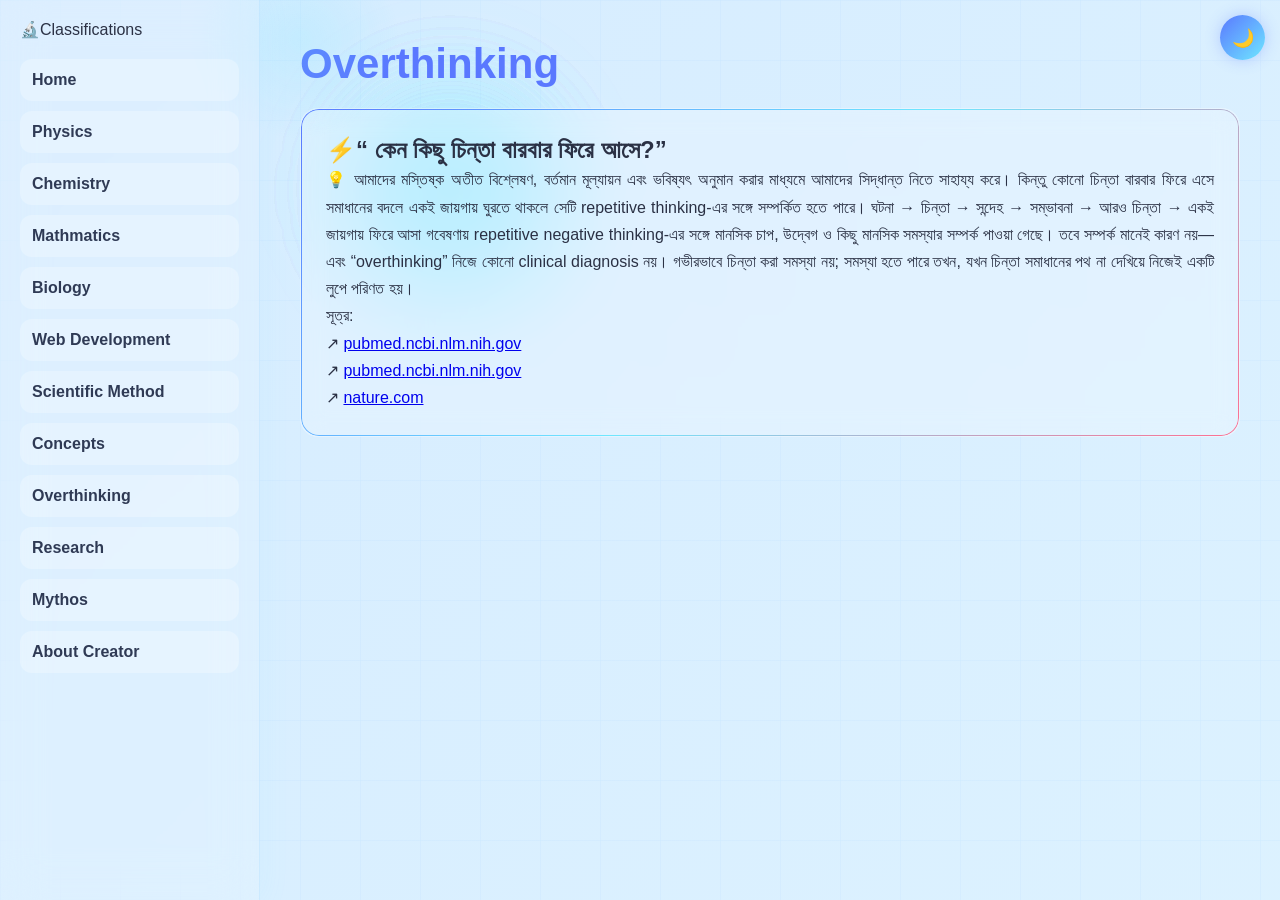
<file: overthinking.html>
<!DOCTYPE html>
<html lang="en">
<head>
  <meta charset="UTF-8">
  <title>Overthinking</title>
  <link rel="stylesheet" href="style.css">
  <script src="script.js"></script>
</head>
<body>
  <div class="sidebar">
    <div class="logo">🔬Classifications</div>
    <ul class="skills">
      <li><a href="index.html">Home</a></li>
      <li><a href="physics.html">Physics</a></li>
      <li><a href="chemistry.html">Chemistry</a></li>
      <li><a href="mathmatics.html">Mathmatics</a></li>
      <li><a href="biology.html">Biology</a></li>
      <li><a href="webdev.html">Web Development</a></li>
      <li><a href="scientific-method.html">Scientific Method</a></li>
      <li><a href="concepts.html">Concepts</a></li>
      <li><a href="overthinking.html">Overthinking</a></li>
      <li><a href="research.html">Research</a></li>
      <li><a href="mythos.html"> Mythos</a></li>
      <li><a href="about.html">About Creator</a></li>

    </ul>
  </div>
<div class="container">

  <!-- LOADER -->
  <div id="loader">
    <h1>Loading...</h1>
  </div>

  <!-- CURSOR GLOW -->
  <div class="cursor-glow"></div>

  <!-- DARK MODE BUTTON -->
  <button class="dark-toggle">🌙</button>

  <!-- SCI-FI LIGHTS -->
  <div class="tech-light"></div>
  <div class="tech-light"></div>
<div class="tech-light"></div>
<div class="tech-light"></div>
     
    <h1>Overthinking</h1>
    <div class="card">
      <h2> ⚡“ কেন কিছু চিন্তা বারবার ফিরে আসে?” </h2>
<p align="justify"> 💡 আমাদের মস্তিষ্ক অতীত বিশ্লেষণ, বর্তমান মূল্যায়ন এবং ভবিষ্যৎ অনুমান করার মাধ্যমে আমাদের সিদ্ধান্ত নিতে সাহায্য করে। কিন্তু কোনো চিন্তা বারবার ফিরে এসে সমাধানের বদলে একই জায়গায় ঘুরতে থাকলে সেটি repetitive thinking-এর সঙ্গে সম্পর্কিত হতে পারে।

ঘটনা → চিন্তা → সন্দেহ → সম্ভাবনা → আরও চিন্তা → একই জায়গায় ফিরে আসা

গবেষণায় repetitive negative thinking-এর সঙ্গে মানসিক চাপ, উদ্বেগ ও কিছু মানসিক সমস্যার সম্পর্ক পাওয়া গেছে। তবে সম্পর্ক মানেই কারণ নয়—এবং “overthinking” নিজে কোনো clinical diagnosis নয়।

গভীরভাবে চিন্তা করা সমস্যা নয়; সমস্যা হতে পারে তখন, যখন চিন্তা সমাধানের পথ না দেখিয়ে নিজেই একটি লুপে পরিণত হয়।<br>

 সূত্র:  <br>
↗ <a href="https://pubmed.ncbi.nlm.nih.gov/30761388/">pubmed.ncbi.nlm.nih.gov</a><br>
↗ <a href="https://pubmed.ncbi.nlm.nih.gov/29214855/"> pubmed.ncbi.nlm.nih.gov</a><br>
↗ <a href="https://www.nature.com/articles/s41583-019-0212-7"> nature.com</a>  <br>
   </p>
 </div>
</file>
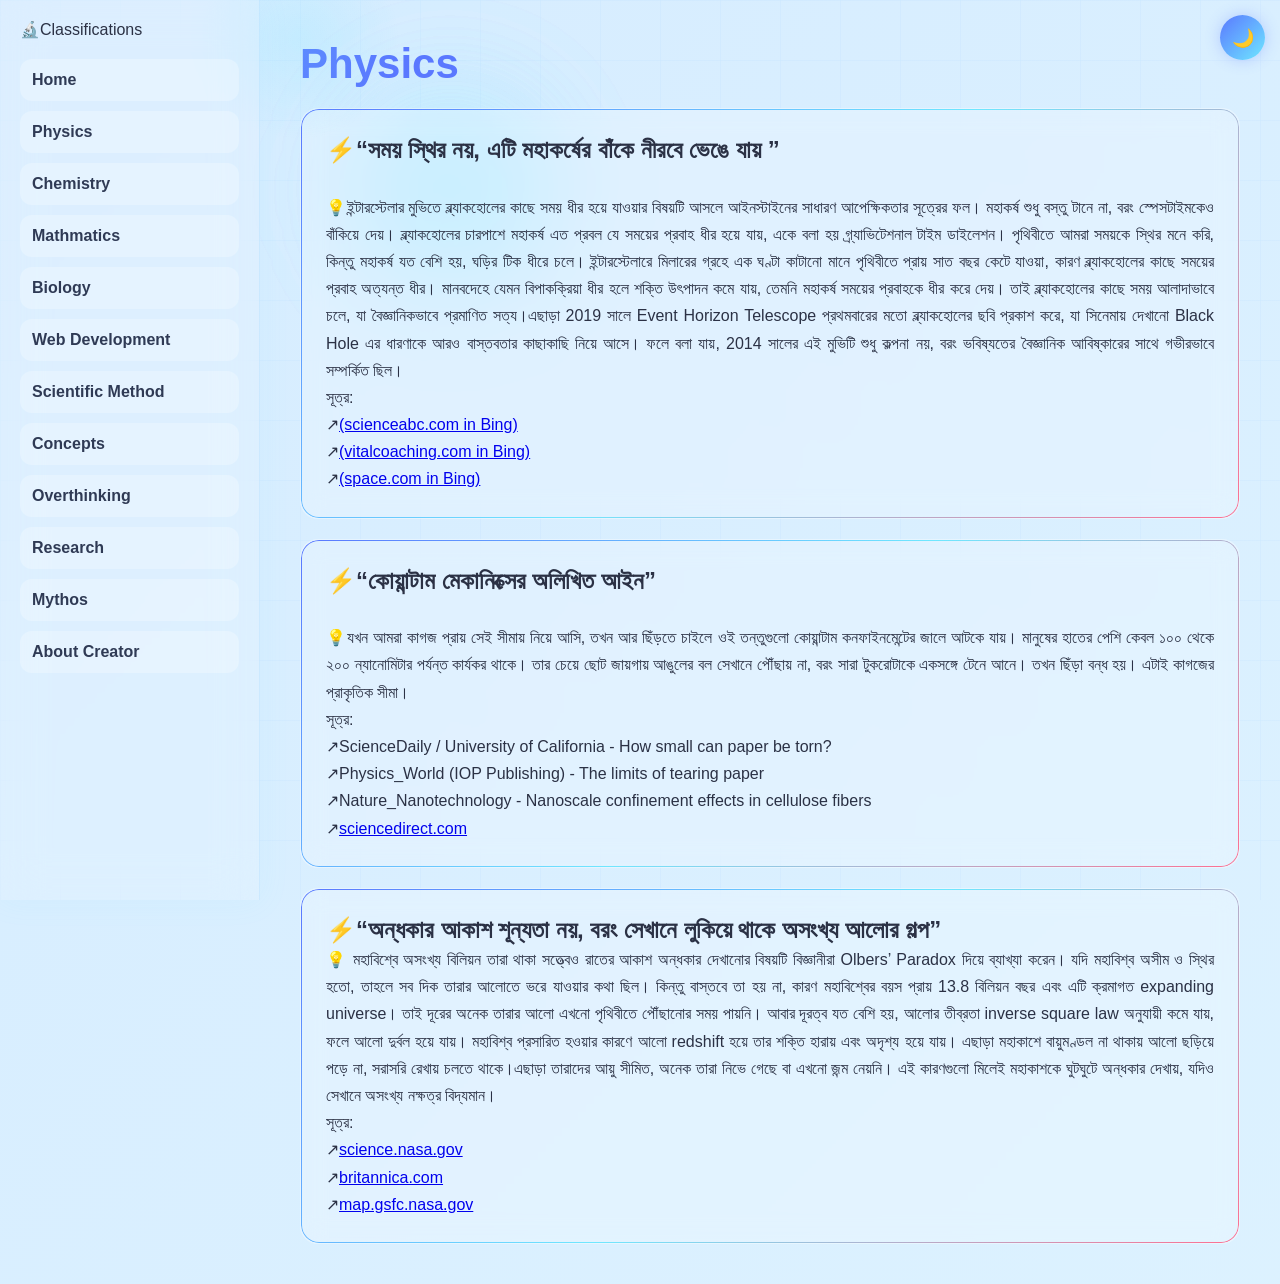
<file: physics.html>
<!DOCTYPE html>
<html lang="en">
<head>
  <meta charset="UTF-8">
  <title>Physics</title>
  <link rel="stylesheet" href="style.css">
  <script src="script.js"></script>
</head>
<body>
  <div class="sidebar">
    <div class="logo">🔬Classifications</div>
    <ul class="skills">
      <li><a href="index.html">Home</a></li>
      <li><a href="physics.html">Physics</a></li>
      <li><a href="chemistry.html">Chemistry</a></li>
      <li><a href="mathmatics.html">Mathmatics</a></li>
      <li><a href="biology.html">Biology</a></li>
      <li><a href="webdev.html">Web Development</a></li>
      <li><a href="scientific-method.html">Scientific Method</a></li>
      <li><a href="concepts.html">Concepts</a></li>
      <li><a href="overthinking.html">Overthinking</a></li>
      <li><a href="research.html">Research</a></li>
      <li><a href="mythos.html">Mythos</a></li>
      <li><a href="about.html">About Creator</a></li>


    </ul>
  </div>
<div class="container">
  <!-- LOADER -->
  <div id="loader">
    <h1>Loading...</h1>
  </div>

  <!-- CURSOR GLOW -->
  <div class="cursor-glow"></div>

  <!-- DARK MODE BUTTON -->
  <button class="dark-toggle">🌙</button>

  <!-- SCI-FI LIGHTS -->
  <div class="tech-light"></div>
  <div class="tech-light"></div>

       <h1>Physics</h1>
    <div class="card">
      <h2> ⚡“সময় স্থির নয়, এটি মহাকর্ষের বাঁকে নীরবে ভেঙে যায় ”</h2>
      <p>  
<br>
   
<p align="justify">💡ইন্টারস্টেলার মুভিতে ব্ল্যাকহোলের কাছে সময় ধীর হয়ে যাওয়ার বিষয়টি আসলে আইনস্টাইনের সাধারণ আপেক্ষিকতার সূত্রের ফল। মহাকর্ষ শুধু বস্তু টানে না, বরং স্পেসটাইমকেও বাঁকিয়ে দেয়। ব্ল্যাকহোলের চারপাশে মহাকর্ষ এত প্রবল যে সময়ের প্রবাহ ধীর হয়ে যায়, একে বলা হয় গ্র্যাভিটেশনাল টাইম ডাইলেশন। পৃথিবীতে আমরা সময়কে স্থির মনে করি, কিন্তু মহাকর্ষ যত বেশি হয়, ঘড়ির টিক ধীরে চলে। ইন্টারস্টেলারে মিলারের গ্রহে এক ঘণ্টা কাটানো মানে পৃথিবীতে প্রায় সাত বছর কেটে যাওয়া, কারণ ব্ল্যাকহোলের কাছে সময়ের প্রবাহ অত্যন্ত ধীর। মানবদেহে যেমন বিপাকক্রিয়া ধীর হলে শক্তি উৎপাদন কমে যায়, তেমনি মহাকর্ষ সময়ের প্রবাহকে ধীর করে দেয়। তাই ব্ল্যাকহোলের কাছে সময় আলাদাভাবে চলে, যা বৈজ্ঞানিকভাবে প্রমাণিত সত্য।এছাড়া 2019 সালে Event Horizon Telescope প্রথমবারের মতো ব্ল্যাকহোলের ছবি প্রকাশ করে, যা সিনেমায় দেখানো Black Hole এর ধারণাকে আরও বাস্তবতার কাছাকাছি নিয়ে আসে। ফলে বলা যায়, 2014 সালের এই মুভিটি শুধু কল্পনা নয়, বরং ভবিষ্যতের বৈজ্ঞানিক আবিষ্কারের সাথে গভীরভাবে সম্পর্কিত ছিল।<br>

সূত্র:<br>

↗<a href="http://www.scienceabc.com/eyeopeners/how-scientifically-accurate-is-the-movie-interstellar.html">(scienceabc.com in Bing)</a>  <br>

↗<a href="http://vitalcoaching.com/20-scientific-concepts-behind-interstellar-explained">(vitalcoaching.com in Bing)</a><br>

↗<a href="http://www.space.com/27692-interstellar-black-hole-science.html">(space.com in Bing)</a><br>


</p>
    </div>
    <div class="card">
      <h2> ⚡“কোয়ান্টাম মেকানিক্সের অলিখিত আইন”</h2>
      <p>  
<br><p align="justify">
💡যখন আমরা কাগজ প্রায় সেই সীমায় নিয়ে আসি, তখন আর ছিঁড়তে চাইলে ওই তন্তুগুলো কোয়ান্টাম কনফাইনমেন্টের জালে আটকে যায়।
মানুষের হাতের পেশি কেবল ১০০ থেকে ২০০ ন্যানোমিটার পর্যন্ত কার্যকর থাকে। তার চেয়ে ছোট জায়গায় আঙুলের বল সেখানে পৌঁছায় না, বরং সারা টুকরোটাকে একসঙ্গে টেনে আনে। তখন ছিঁড়া বন্ধ হয়। এটাই কাগজের প্রাকৃতিক সীমা।<br>
 সূত্র:<br>
↗ScienceDaily / University of California - How small can paper be torn?<br>
↗Physics_World (IOP Publishing) - The limits of tearing paper<br>
↗Nature_Nanotechnology - Nanoscale confinement effects in cellulose fibers<br>
↗<a href="https://www.sciencedirect.com/science/article/pii/S0021979725023811?utm_source=chatgpt.com">sciencedirect.com</a></p>
    </div>
   

 <div class="card">
      <h2>⚡“অন্ধকার আকাশ শূন্যতা নয়, বরং সেখানে লুকিয়ে থাকে অসংখ্য আলোর গল্প”</h2>
      <p align="justify">💡 মহাবিশ্বে অসংখ্য বিলিয়ন তারা থাকা সত্ত্বেও রাতের আকাশ অন্ধকার দেখানোর বিষয়টি বিজ্ঞানীরা Olbers’ Paradox দিয়ে ব্যাখ্যা করেন। যদি মহাবিশ্ব অসীম ও স্থির হতো, তাহলে সব দিক তারার আলোতে ভরে যাওয়ার কথা ছিল। কিন্তু বাস্তবে তা হয় না, কারণ মহাবিশ্বের বয়স প্রায় 13.8 বিলিয়ন বছর এবং এটি ক্রমাগত expanding universe। তাই দূরের অনেক তারার আলো এখনো পৃথিবীতে পৌঁছানোর সময় পায়নি। আবার দূরত্ব যত বেশি হয়, আলোর তীব্রতা inverse square law অনুযায়ী কমে যায়, ফলে আলো দুর্বল হয়ে যায়। মহাবিশ্ব প্রসারিত হওয়ার কারণে আলো redshift হয়ে তার শক্তি হারায় এবং অদৃশ্য হয়ে যায়। এছাড়া মহাকাশে বায়ুমণ্ডল না থাকায় আলো ছড়িয়ে পড়ে না, সরাসরি রেখায় চলতে থাকে।এছাড়া তারাদের আয়ু সীমিত, অনেক তারা নিভে গেছে বা এখনো জন্ম নেয়নি। এই কারণগুলো মিলেই মহাকাশকে ঘুটঘুটে অন্ধকার দেখায়, যদিও সেখানে অসংখ্য নক্ষত্র বিদ্যমান।<br>
সূত্র:<br>
↗<a href="https://science.nasa.gov/universe/what-is-the-universe/">science.nasa.gov</a><br>
↗<a href="https://www.britannica.com/science/Olbers-paradox">britannica.com</a><br>
↗<a href="https://map.gsfc.nasa.gov/universe/bb_tests_olexp.html">map.gsfc.nasa.gov</a><br></p>
    </div>
  
</body>
</html>
</file>
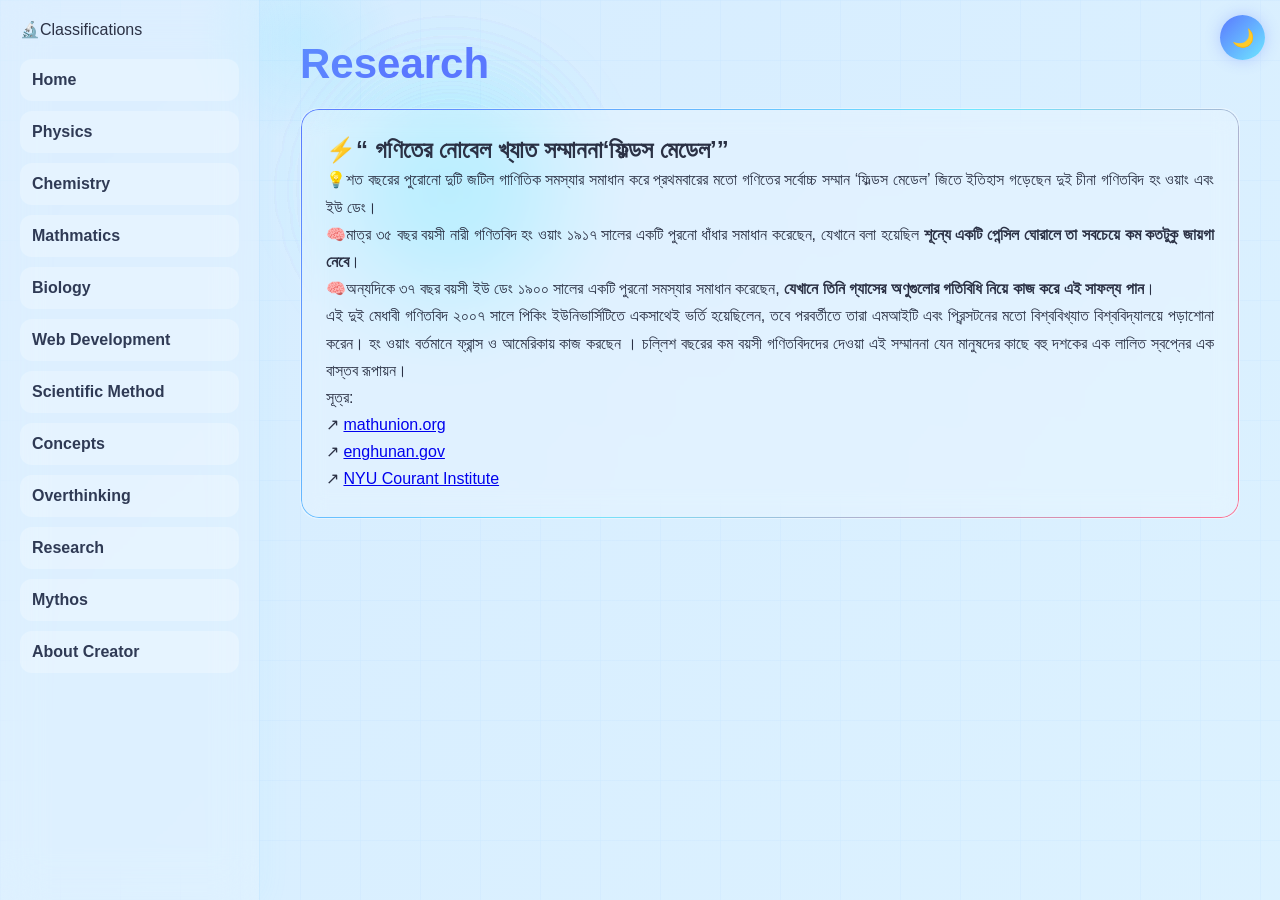
<file: research.html>
<!DOCTYPE html>
<html lang="en">
<head>
  <meta charset="UTF-8">
  <title>Research</title>
  <link rel="stylesheet" href="style.css">
  <script src="script.js"></script>
</head>
<body>
  <div class="sidebar">
    <div class="logo">🔬Classifications</div>
    <ul class="skills">
      <li><a href="index.html">Home</a></li>
      <li><a href="physics.html">Physics</a></li>
      <li><a href="chemistry.html">Chemistry</a></li>
      <li><a href="mathmatics.html">Mathmatics</a></li>
      <li><a href="biology.html">Biology</a></li>
      <li><a href="webdev.html">Web Development</a></li>
      <li><a href="scientific-method.html">Scientific Method</a></li>
      <li><a href="concepts.html">Concepts</a></li>
      <li><a href="overthinking.html">Overthinking</a></li>
      <li><a href="research.html">Research</a></li>
      <li><a href="mythos.html"> Mythos</a></li>
      <li><a href="about.html">About Creator</a></li>

    </ul>
  </div>
<div class="container">

  <!-- LOADER -->
  <div id="loader">
    <h1>Loading...</h1>
  </div>

  <!-- CURSOR GLOW -->
  <div class="cursor-glow"></div>

  <!-- DARK MODE BUTTON -->
  <button class="dark-toggle">🌙</button>

  <!-- SCI-FI LIGHTS -->
  <div class="tech-light"></div>
  <div class="tech-light"></div>
<div class="tech-light"></div>
<div class="tech-light"></div>
     
    <h1> Research </h1>
    <div class="card">
      <h2> ⚡“ গণিতের নোবেল খ্যাত  সম্মাননা‘ফিল্ডস মেডেল’” </h2>
<p align="justify"> 💡শত বছরের পুরোনো দুটি জটিল গাণিতিক সমস্যার সমাধান করে প্রথমবারের মতো গণিতের সর্বোচ্চ সম্মান ‘ফিল্ডস মেডেল’ জিতে ইতিহাস গড়েছেন দুই চীনা গণিতবিদ হং ওয়াং এবং ইউ ডেং। <br>

🧠মাত্র ৩৫ বছর বয়সী নারী গণিতবিদ হং ওয়াং ১৯১৭ সালের একটি পুরনো ধাঁধার সমাধান করেছেন, যেখানে বলা হয়েছিল <b>শূন্যে একটি পেন্সিল ঘোরালে তা সবচেয়ে কম কতটুকু জায়গা নেবে</b>। <br>
🧠অন্যদিকে ৩৭ বছর বয়সী ইউ ডেং ১৯০০ সালের একটি পুরনো সমস্যার সমাধান করেছেন, <b>যেখানে তিনি গ্যাসের অণুগুলোর গতিবিধি নিয়ে কাজ করে এই সাফল্য পান</b>।  <br>

 এই দুই মেধাবী গণিতবিদ ২০০৭ সালে পিকিং ইউনিভার্সিটিতে একসাথেই ভর্তি হয়েছিলেন, তবে পরবর্তীতে তারা এমআইটি এবং প্রিন্সটনের মতো বিশ্ববিখ্যাত বিশ্ববিদ্যালয়ে পড়াশোনা করেন। হং ওয়াং বর্তমানে ফ্রান্স ও আমেরিকায় কাজ করছেন । চল্লিশ বছরের কম বয়সী গণিতবিদদের দেওয়া এই সম্মাননা যেন  মানুষদের কাছে বহু দশকের এক লালিত স্বপ্নের এক বাস্তব রূপায়ন।<br>

 সূত্র:  <br>
↗ <a href="https://www.mathunion.org/imu-awards/fields-medal/fields-medals-2026"> mathunion.org</a>  <br>
↗ <a href="https://www.enghunan.gov.cn/hneng/News/Text_News/202607/t20260725_34033409.html"> enghunan.gov</a>  <br>
↗ <a href="https://math.nyu.edu/dynamic/news/101/">NYU Courant Institute</a><br>

   </p>
 </div>
</file>
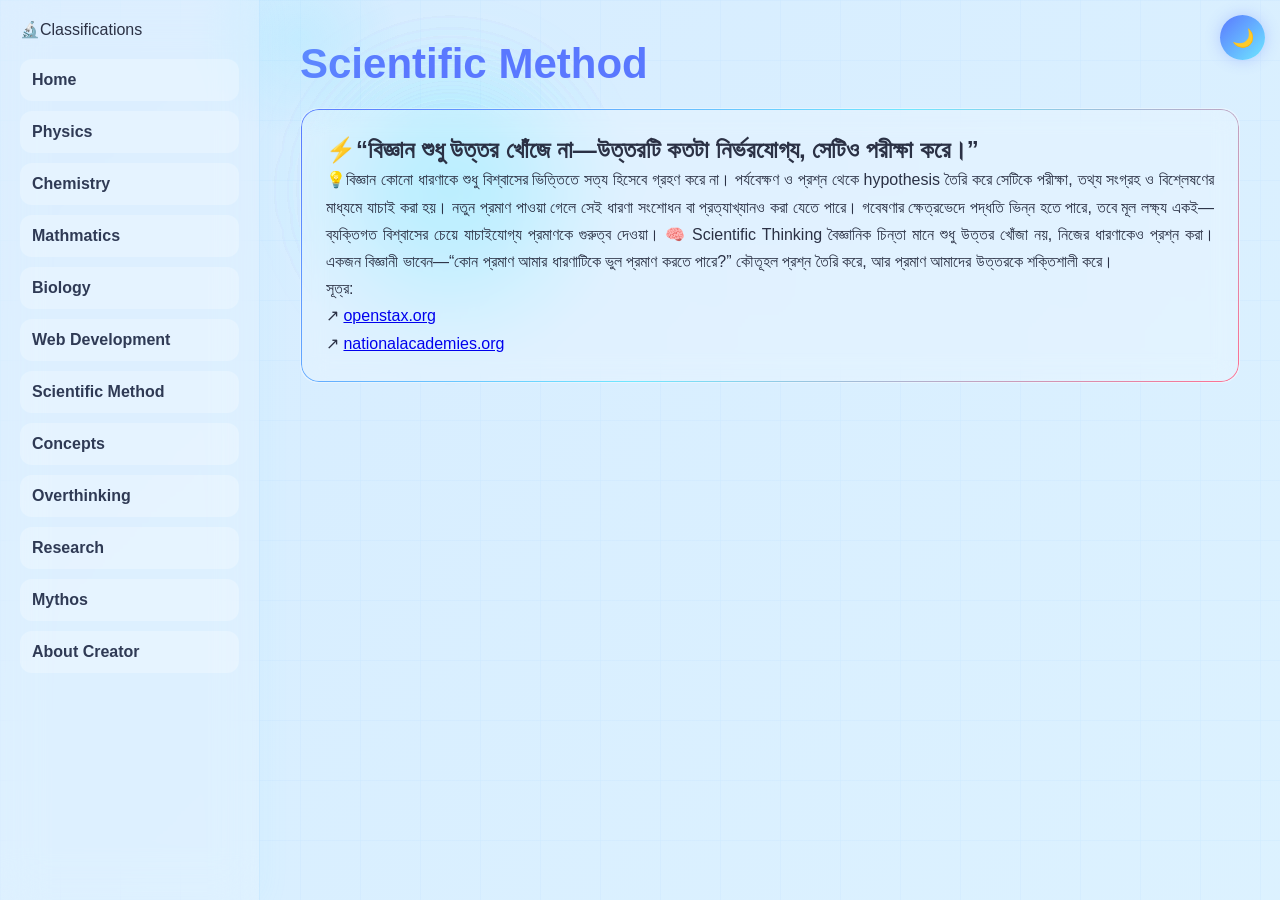
<file: scientific-method.html>
<!DOCTYPE html>
<html lang="en">
<head>
  <meta charset="UTF-8">
  <title>Scientific Method</title>
  <link rel="stylesheet" href="style.css">
  <script src="script.js"></script>
</head>
<body>
  <div class="sidebar">
    <div class="logo">🔬Classifications</div>
    <ul class="skills">
      <li><a href="index.html">Home</a></li>
      <li><a href="physics.html">Physics</a></li>
      <li><a href="chemistry.html">Chemistry</a></li>
      <li><a href="mathmatics.html">Mathmatics</a></li>
      <li><a href="biology.html">Biology</a></li>
      <li><a href="webdev.html">Web Development</a></li>
      <li><a href="scientific-method.html">Scientific Method</a></li>
      <li><a href="concepts.html">Concepts</a></li>
      <li><a href="overthinking.html">Overthinking</a></li>
      <li><a href="research.html">Research</a></li>
      <li><a href="mythos.html"> Mythos</a></li>
      <li><a href="about.html">About Creator</a></li>

    </ul>
  </div>
<div class="container">

  <!-- LOADER -->
  <div id="loader">
    <h1>Loading...</h1>
  </div>

  <!-- CURSOR GLOW -->
  <div class="cursor-glow"></div>

  <!-- DARK MODE BUTTON -->
  <button class="dark-toggle">🌙</button>

  <!-- SCI-FI LIGHTS -->
  <div class="tech-light"></div>
  <div class="tech-light"></div>
<div class="tech-light"></div>
<div class="tech-light"></div>
     
    <h1>Scientific Method</h1>
    <div class="card">
      <h2> ⚡“বিজ্ঞান শুধু উত্তর খোঁজে না—উত্তরটি কতটা নির্ভরযোগ্য, সেটিও পরীক্ষা করে।” </h2>
<p align="justify"> 💡বিজ্ঞান কোনো ধারণাকে শুধু বিশ্বাসের ভিত্তিতে সত্য হিসেবে গ্রহণ করে না। পর্যবেক্ষণ ও প্রশ্ন থেকে hypothesis তৈরি করে সেটিকে পরীক্ষা, তথ্য সংগ্রহ ও বিশ্লেষণের মাধ্যমে যাচাই করা হয়। নতুন প্রমাণ পাওয়া গেলে সেই ধারণা সংশোধন বা প্রত্যাখ্যানও করা যেতে পারে। গবেষণার ক্ষেত্রভেদে পদ্ধতি ভিন্ন হতে পারে, তবে মূল লক্ষ্য একই—ব্যক্তিগত বিশ্বাসের চেয়ে যাচাইযোগ্য প্রমাণকে গুরুত্ব দেওয়া।

🧠 Scientific Thinking

বৈজ্ঞানিক চিন্তা মানে শুধু উত্তর খোঁজা নয়, নিজের ধারণাকেও প্রশ্ন করা। একজন বিজ্ঞানী ভাবেন—“কোন প্রমাণ আমার ধারণাটিকে ভুল প্রমাণ করতে পারে?”

কৌতূহল প্রশ্ন তৈরি করে, আর প্রমাণ আমাদের উত্তরকে শক্তিশালী করে।<br>

 সূত্র:  <br>
↗ <a href="https://openstax.org/books/concepts-biology/pages/1-2-the-process-of-science">openstax.org </a><br>
↗ <a href="https://www.nationalacademies.org/read/25303/chapter/5">nationalacademies.org</a><br>

   </p>
 </div>
</file>
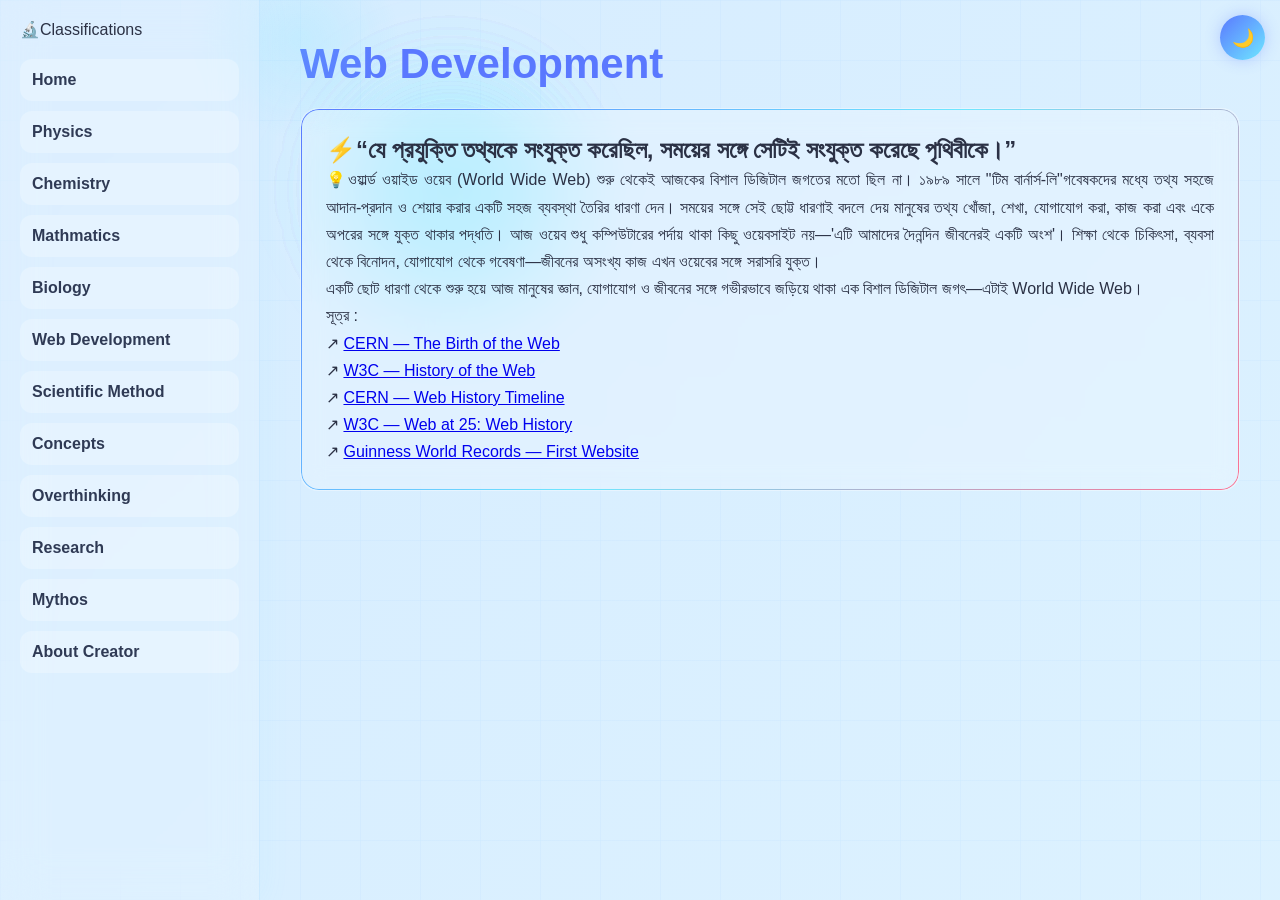
<file: webdev.html>
<!DOCTYPE html>
<html lang="en">
<head>
  <meta charset="UTF-8">
  <title>Web Development </title>
  <link rel="stylesheet" href="style.css">
  <script src="script.js"></script>
</head>
<body>
  <div class="sidebar">
    <div class="logo">🔬Classifications</div>
    <ul class="skills">
      <li><a href="index.html">Home</a></li>
      <li><a href="physics.html">Physics</a></li>
      <li><a href="chemistry.html">Chemistry</a></li>
      <li><a href="mathmatics.html">Mathmatics</a></li>
      <li><a href="biology.html">Biology</a></li>
      <li><a href="webdev.html">Web Development</a></li>
      <li><a href="scientific-method.html">Scientific Method</a></li>
      <li><a href="concepts.html">Concepts</a></li>
      <li><a href="overthinking.html">Overthinking</a></li>
      <li><a href="research.html">Research</a></li>
      <li><a href="mythos.html"> Mythos</a></li>
      <li><a href="about.html">About Creator</a></li>

    </ul>
  </div>
<div class="container">

  <!-- LOADER -->
  <div id="loader">
    <h1>Loading...</h1>
  </div>

  <!-- CURSOR GLOW -->
  <div class="cursor-glow"></div>

  <!-- DARK MODE BUTTON -->
  <button class="dark-toggle">🌙</button>

  <!-- SCI-FI LIGHTS -->
  <div class="tech-light"></div>
  <div class="tech-light"></div>
<div class="tech-light"></div>
<div class="tech-light"></div>
     
    <h1>  Web Development</h1>
    <div class="card">
      <h2> ⚡“যে প্রযুক্তি তথ্যকে সংযুক্ত করেছিল, সময়ের সঙ্গে সেটিই সংযুক্ত করেছে পৃথিবীকে।” </h2>
<p align="justify"> 💡ওয়ার্ল্ড ওয়াইড ওয়েব (World Wide Web) শুরু থেকেই আজকের বিশাল ডিজিটাল জগতের মতো ছিল না। ১৯৮৯ সালে "টিম বার্নার্স-লি"গবেষকদের মধ্যে তথ্য সহজে আদান-প্রদান ও শেয়ার করার একটি সহজ ব্যবস্থা তৈরির ধারণা দেন। সময়ের সঙ্গে সেই ছোট্ট ধারণাই বদলে দেয় মানুষের তথ্য খোঁজা, শেখা, যোগাযোগ করা, কাজ করা এবং একে অপরের সঙ্গে যুক্ত থাকার পদ্ধতি।

আজ ওয়েব শুধু কম্পিউটারের পর্দায় থাকা কিছু ওয়েবসাইট নয়—'এটি আমাদের দৈনন্দিন জীবনেরই একটি অংশ'। শিক্ষা থেকে চিকিৎসা, ব্যবসা থেকে বিনোদন, যোগাযোগ থেকে গবেষণা—জীবনের অসংখ্য কাজ এখন ওয়েবের সঙ্গে সরাসরি যুক্ত।<br>

একটি ছোট ধারণা থেকে শুরু হয়ে আজ মানুষের জ্ঞান, যোগাযোগ ও জীবনের সঙ্গে গভীরভাবে জড়িয়ে থাকা এক বিশাল ডিজিটাল জগৎ—এটাই World Wide Web।
 <br>

সূত্র :<br>
  ↗ <a href="https://home.cern/science/computing/the-birth-of-the-web/" target="_blank">CERN — The Birth of           the Web</a><br>
  ↗ <a href="https://www.w3.org/about/history/" target="_blank">W3C — History of the Web</a><br>
  ↗ <a href="https://timeline-upgrade.web.cern.ch/timeline-header/90" target="_blank">CERN — Web History Timeline</a><br>
  ↗ <a href="https://www.w3.org/webat25/about/history" target="_blank">W3C — Web at 25: Web History</a><br>
  ↗ <a href="https://www.guinnessworldrecords.com/world-records/first-website" target="_blank">Guinness World Records — First Website</a><br>

   </p>
 </div>
</file>
<file: style.css>
/* ==========================================================
   TAOHID'S WEB
   NEUROTECH SCI-FI SYSTEM
   CLEAN RESPONSIVE VERSION
========================================================== */


/* ==========================================================
   ROOT
========================================================== */

:root{

    --bg1:#d6ecff;
    --bg2:#e2f7ff;
    --bg3:#f0e6ff;

    --primary:#5a78ff;
    --accent:#6fe7ff;

    --text:#2b3145;

    --glass:rgba(255,255,255,0.15);
    --glass2:rgba(255,255,255,0.22);

    --stroke:rgba(120,200,255,0.18);

}


/* ==========================================================
   RESET
========================================================== */

*{

    margin:0;
    padding:0;

    box-sizing:border-box;

}


/* ==========================================================
   HTML
========================================================== */

html{

    scroll-behavior:smooth;

}


/* ==========================================================
   BODY
========================================================== */

body{

    font-family:"Segoe UI",sans-serif;

    min-height:100vh;

    display:grid;

    grid-template-columns:260px minmax(0,1fr);

    background:
        linear-gradient(
            135deg,
            var(--bg1),
            var(--bg2),
            var(--bg3)
        );

    background-size:400% 400%;

    animation:aurora 15s ease infinite;

    color:var(--text);

    overflow-x:hidden;

}


/* ==========================================================
   BACKGROUND ANIMATION
========================================================== */

@keyframes aurora{

    0%{
        background-position:0% 50%;
    }

    50%{
        background-position:100% 50%;
    }

    100%{
        background-position:0% 50%;
    }

}


/* ==========================================================
   GRID BACKGROUND
========================================================== */

body::before{

    content:"";

    position:fixed;

    inset:0;

    background:
        linear-gradient(
            var(--stroke) 1px,
            transparent 1px
        ),
        linear-gradient(
            90deg,
            var(--stroke) 1px,
            transparent 1px
        );

    background-size:60px 60px;

    opacity:.3;

    pointer-events:none;

    z-index:0;

}


/* ==========================================================
   SCROLLBAR
========================================================== */

::-webkit-scrollbar{

    width:10px;

}

::-webkit-scrollbar-track{

    background:#0a0f1f;

}

::-webkit-scrollbar-thumb{

    background:
        linear-gradient(
            #5a78ff,
            #6fe7ff
        );

    border-radius:20px;

}


/* ==========================================================
   SIDEBAR
========================================================== */

.sidebar{

    height:100vh;

    position:sticky;

    top:0;

    padding:20px;

    background:var(--glass);

    backdrop-filter:blur(22px);

    -webkit-backdrop-filter:blur(22px);

    border-right:1px solid var(--stroke);

    box-shadow:
        0 0 30px rgba(111,231,255,.08);

    z-index:100;

    overflow-y:auto;

    overflow-x:hidden;

    min-width:0;

}


/* Sidebar scrollbar */

.sidebar::-webkit-scrollbar{

    width:6px;

}

.sidebar::-webkit-scrollbar-thumb{

    background:#6fe7ff;

    border-radius:10px;

}

.sidebar::-webkit-scrollbar-track{

    background:transparent;

}


/* ==========================================================
   LOGO
========================================================== */

.logo{

    margin-bottom:20px;

}

.logo h2{

    font-size:24px;

    color:var(--text);

}


/* ==========================================================
   SKILLS / MENU
========================================================== */

.skills{

    list-style:none;

}

.skills li{

    margin:10px 0;

    padding:12px;

    border-radius:12px;

    background:rgba(255,255,255,.25);

    transition:
        transform .3s ease,
        background .3s ease,
        box-shadow .3s ease;

}

.skills li:hover{

    transform:translateX(5px);

    background:rgba(255,255,255,.4);

}

.skills li.active{

    background:
        linear-gradient(
            135deg,
            #5a78ff,
            #6fe7ff
        );

    box-shadow:
        0 0 20px rgba(111,231,255,.4);

}

.skills li.active a{

    color:white;

}

.skills a{

    display:block;

    text-decoration:none;

    color:#2f3a55;

    font-weight:600;

}


/* ==========================================================
   MAIN CONTENT
========================================================== */

.main{

    min-width:0;

    padding:40px;

    position:relative;

    z-index:1;

}


/* Other content pages */

.container{

    min-width:0;

    padding:40px;

    position:relative;

    z-index:1;

}


/* ==========================================================
   HEADINGS
========================================================== */

h1{

    font-size:42px;

    margin-bottom:15px;

    color:var(--primary);

}

h2{

    line-height:1.35;

}

p{

    line-height:1.7;

}


/* ==========================================================
   SUBTITLE
========================================================== */

.subtitle{

    margin-bottom:25px;

}


/* ==========================================================
   TYPING EFFECT
========================================================== */

.typing{

    width:fit-content;

    max-width:100%;

    overflow:hidden;

    white-space:nowrap;

    border-right:3px solid #6fe7ff;

    animation:
        typing 4s steps(30),
        blink .7s infinite;

}

@keyframes typing{

    from{
        width:0;
    }

    to{
        width:100%;
    }

}

@keyframes blink{

    50%{
        border-color:transparent;
    }

}


/* ==========================================================
   CARDS
========================================================== */

.card{

    margin-top:20px;

    padding:25px;

    border-radius:18px;

    background:var(--glass2);

    backdrop-filter:blur(12px);

    -webkit-backdrop-filter:blur(12px);

    border:1px solid rgba(255,255,255,.2);

    position:relative;

    overflow:hidden;

    transition:
        transform .35s ease,
        box-shadow .35s ease;

}

.card::after{

    content:"";

    position:absolute;

    inset:0;

    padding:1px;

    border-radius:18px;

    background:
        linear-gradient(
            135deg,
            #5a78ff,
            #6fe7ff,
            #ff6f91
        );

    -webkit-mask:
        linear-gradient(#fff 0 0) content-box,
        linear-gradient(#fff 0 0);

    -webkit-mask-composite:xor;

    pointer-events:none;

}

.card:hover{

    transform:translateY(-6px);

    box-shadow:
        0 0 25px rgba(111,231,255,.2);

}


/* ==========================================================
   DARK MODE BUTTON
========================================================== */

.dark-toggle{

    position:fixed;

    top:15px;

    right:15px;

    width:45px;

    height:45px;

    border:none;

    border-radius:50%;

    cursor:pointer;

    font-size:18px;

    z-index:10001;

    background:
        linear-gradient(
            135deg,
            var(--primary),
            var(--accent)
        );

    color:white;

    box-shadow:
        0 0 15px rgba(90,120,255,.3);

    transition:
        transform .3s ease,
        box-shadow .3s ease;

}

.dark-toggle:hover{

    transform:scale(1.1) rotate(10deg);

}


/* ==========================================================
   DARK MODE
========================================================== */

.dark{

    background:#05070d !important;

    color:white;

}

.dark .sidebar{

    background:rgba(10,15,25,.92);

}

.dark .main,
.dark .container{

    color:white;

}

.dark .card{

    background:rgba(20,25,40,.88);

}

.dark .skills li{

    background:rgba(255,255,255,.08);

}

.dark .skills a{

    color:white;

}

.dark .logo h2{

    color:white;

}

.dark h1{

    color:#7fdcff;

}


/* ==========================================================
   TECH LIGHTS
========================================================== */

.tech-light{

    position:fixed;

    width:300px;

    height:300px;

    border-radius:50%;

    background:
        radial-gradient(
            circle,
            rgba(111,231,255,.2),
            transparent 70%
        );

    filter:blur(40px);

    pointer-events:none;

    z-index:-1;

}


/* ==========================================================
   CURSOR GLOW
========================================================== */

.cursor-glow{

    position:fixed;

    width:200px;

    height:200px;

    border-radius:50%;

    background:
        radial-gradient(
            circle,
            rgba(111,231,255,.18),
            transparent 70%
        );

    transform:translate(-50%,-50%);

    pointer-events:none;

    z-index:999;

}


/* ==========================================================
   LOADER
========================================================== */

#loader{

    position:fixed;

    inset:0;

    background:#05070d;

    display:flex;

    align-items:center;

    justify-content:center;

    z-index:20000;

    color:#6fe7ff;

    font-size:32px;

}


/* ==========================================================
   MOBILE MENU BUTTON
   SAME BUTTON BECOMES X WHEN OPEN
========================================================== */

.menu-toggle{

    display:none;

    position:fixed;

    top:16px;

    left:16px;

    width:46px;

    height:46px;

    align-items:center;

    justify-content:center;

    border:1px solid var(--stroke);

    border-radius:13px;

    background:
        rgba(255,255,255,.78);

    backdrop-filter:blur(14px);

    -webkit-backdrop-filter:blur(14px);

    color:#2f3a55;

    font-size:23px;

    line-height:1;

    cursor:pointer;

    z-index:20002;

    box-shadow:
        0 6px 24px rgba(40,70,120,.18);

    transition:
        transform .3s ease,
        background .3s ease,
        box-shadow .3s ease;

}

.menu-toggle:hover{

    transform:scale(1.06);

    box-shadow:
        0 8px 28px rgba(90,120,255,.28);

}


/* Dark mode menu */

.dark .menu-toggle{

    background:
        rgba(15,20,35,.92);

    color:white;

}


/* Old separate close button is no longer needed */

.menu-close{

    display:none !important;

}


/* ==========================================================
   MENU OVERLAY
========================================================== */

.menu-overlay{

    display:none;

    position:fixed;

    inset:0;

    background:rgba(0,0,0,.25);

    backdrop-filter:blur(2px);

    -webkit-backdrop-filter:blur(2px);

    z-index:19998;

}

.menu-overlay.active{

    display:block;

}


/* ==========================================================
   TABLET
========================================================== */

@media screen and (max-width:992px){

    body{

        grid-template-columns:220px minmax(0,1fr);

    }

    .main,
    .container{

        padding:30px;

    }

    h1{

        font-size:36px;

    }

}


/* ==========================================================
   MOBILE
========================================================== */

@media screen and (max-width:768px){

    body{

        display:block;

        min-height:100vh;

    }


    /* MENU BUTTON */

    .menu-toggle{

        display:flex;

    }


    /* SIDEBAR */

    .sidebar{

        position:fixed !important;

        top:0 !important;

        left:0 !important;

        width:285px !important;

        max-width:86vw;

        height:100vh !important;

        padding:22px 18px;

        transform:translateX(-110%);

        transition:
            transform .38s cubic-bezier(.4,0,.2,1);

        border-right:1px solid var(--stroke);

        border-bottom:none;

        box-shadow:
            12px 0 40px rgba(0,0,0,.18);

        z-index:20000;

        overflow-y:auto !important;

    }


    /* OPEN SIDEBAR */

    .sidebar.active{

        transform:translateX(0) !important;

    }


    /* CONTENT */

    .main,
    .container{

        width:100%;

        min-width:0;

        padding:
            88px
            20px
            25px
            20px;

    }


    /* Heading */

    h1{

        font-size:30px;

        line-height:1.3;

    }


    /* Typing */

    .typing{

        width:100%;

        max-width:100%;

        white-space:normal;

        overflow:visible;

        border-right:none;

        animation:none;

    }


    /* Cards */

    .card{

        padding:18px;

        border-radius:15px;

    }


    /* Sidebar links */

    .skills li{

        padding:11px;

        margin:8px 0;

    }


    .skills a{

        font-size:15px;

    }


    /* Dark button */

    .dark-toggle{

        top:16px;

        right:16px;

        width:46px;

        height:46px;

    }


    /* Logo */

    .logo{

        padding-right:55px;

        margin-bottom:20px;

    }


    .logo h2{

        font-size:22px;

    }


    /* Overlay */

    .sidebar.active + .main{

        pointer-events:none;

    }

}


/* ==========================================================
   SMALL MOBILE
========================================================== */

@media screen and (max-width:480px){

    .menu-toggle{

        top:13px;

        left:13px;

        width:43px;

        height:43px;

        font-size:21px;

    }


    .dark-toggle{

        top:13px;

        right:13px;

        width:43px;

        height:43px;

        font-size:16px;

    }


    .main,
    .container{

        padding:
            78px
            15px
            20px
            15px;

    }


    h1{

        font-size:24px;

        line-height:1.3;

    }


    .subtitle{

        font-size:14px;

    }


    .card{

        padding:15px;

        margin-top:15px;

    }


    .skills li{

        padding:10px;

        margin:8px 0;

    }


    .cursor-glow{

        display:none;

    }


    .tech-light{

        width:180px;

        height:180px;

    }

}


/* ==========================================================
   VERY SMALL DEVICES
========================================================== */

@media screen and (max-width:360px){

    .sidebar{

        width:270px !important;

    }


    .main,
    .container{

        padding:
            75px
            12px
            18px
            12px;

    }


    h1{

        font-size:21px;

    }


    .card{

        padding:12px;

    }

}


/* ==========================================================
   ENDING MESSAGE
========================================================== */

.ending-message{

    max-width:680px;

    margin:120px auto 90px;

    padding:0 24px;

    text-align:center;

}

.ending-message::before{

    content:"";

    display:block;

    width:36px;

    height:1px;

    margin:0 auto 36px;

    background:
        linear-gradient(
            90deg,
            transparent,
            rgba(90,120,255,.45),
            transparent
        );

}

.ending-message p{

    margin:0;

    font-size:
        clamp(
            1.05rem,
            1.4vw,
            1.2rem
        );

    line-height:2.15;

    font-weight:400;

    letter-spacing:-.01em;

    color:var(--text);

    opacity:.78;

    text-wrap:balance;

}

.ending-message strong{

    font-weight:600;

    color:var(--primary);

}


/* Dark ending message */

.dark .ending-message p{

    color:rgba(255,255,255,.82);

}

.dark .ending-message strong{

    color:#7fdcff;

}

.dark .ending-message::before{

    background:
        linear-gradient(
            90deg,
            transparent,
            rgba(127,220,255,.6),
            transparent
        );

}


/* Mobile ending */

@media screen and (max-width:768px){

    .ending-message{

        margin:90px auto 70px;

        padding:0 20px;

    }

    .ending-message p{

        font-size:1rem;

        line-height:1.95;

    }

}


/* ==========================================================
   FOOTER
========================================================== */

.footer{

    text-align:center;

    padding:40px 20px;

    font-size:.9rem;

    opacity:.55;

}

/* ==========================================================
   UNIVERSAL MOBILE SIDEBAR
========================================================== */

@media screen and (max-width: 768px) {

    .sidebar {
        position: fixed !important;
        top: 0 !important;
        left: 0 !important;

        width: 280px !important;
        max-width: 85vw;

        height: 100vh !important;

        transform: translateX(-110%) !important;
        transition: transform .35s ease !important;

        z-index: 10000;

        overflow-y: auto !important;
        overflow-x: hidden !important;

        border-right: 1px solid var(--stroke) !important;
        border-bottom: none !important;
    }

    .sidebar.active {
        transform: translateX(0) !important;
    }

    .main,
    .container {
        width: 100% !important;
        padding-top: 75px !important;
    }

}


/* ==========================================================
   FINAL MOBILE MENU FIX
========================================================== */

@media screen and (max-width: 768px) {

    /* Keep page normal */
    body.menu-open {
        overflow: hidden;
    }

    /* Mobile menu button */
    .menu-toggle {
        display: flex !important;

        position: fixed !important;
        top: 16px !important;
        left: 16px !important;

        width: 44px !important;
        height: 44px !important;

        align-items: center;
        justify-content: center;

        border: 1px solid var(--stroke);
        border-radius: 12px;

        background: rgba(255,255,255,.85);

        color: #2f3a55;

        font-size: 22px;
        line-height: 1;

        cursor: pointer;

        z-index: 30000 !important;

        backdrop-filter: blur(10px);
        -webkit-backdrop-filter: blur(10px);
    }

    /* Sidebar hidden initially */
    .sidebar {
        position: fixed !important;

        top: 0 !important;
        left: 0 !important;

        width: 280px !important;
        max-width: 85vw;

        height: 100vh !important;

        transform: translateX(-110%) !important;

        transition: transform .35s ease !important;

        z-index: 29999 !important;

        overflow-y: auto !important;
        overflow-x: hidden !important;

        filter: none !important;
    }

    /* Sidebar open */
    .sidebar.active {
        transform: translateX(0) !important;
    }

    /* IMPORTANT:
       No blur overlay */
    .menu-overlay {
        display: none !important;
    }

    /* Main content stays normal */
    .main,
    .container {
        filter: none !important;
        opacity: 1 !important;
        transform: none !important;
    }

    /* Dark mode */
    .dark .menu-toggle {
        background: rgba(15,20,35,.95);
        color: white;
    }
}
</file>
